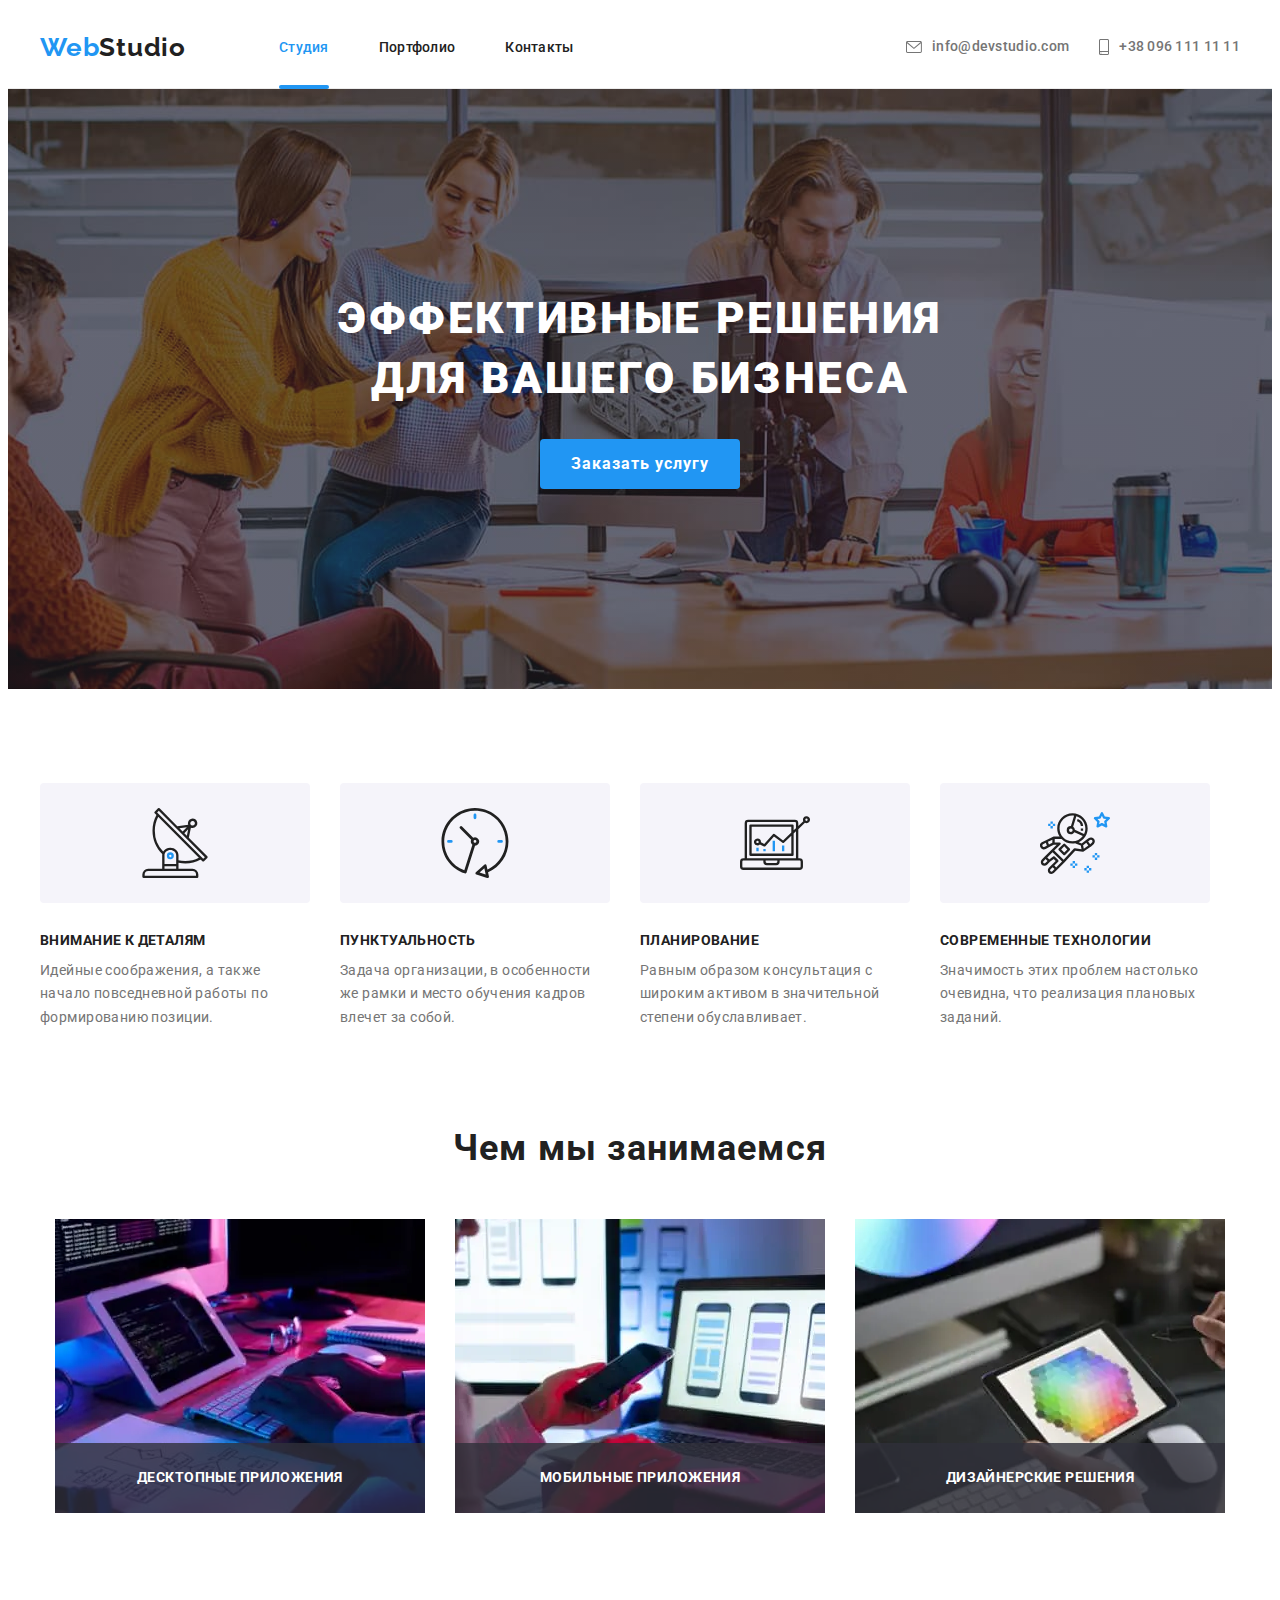
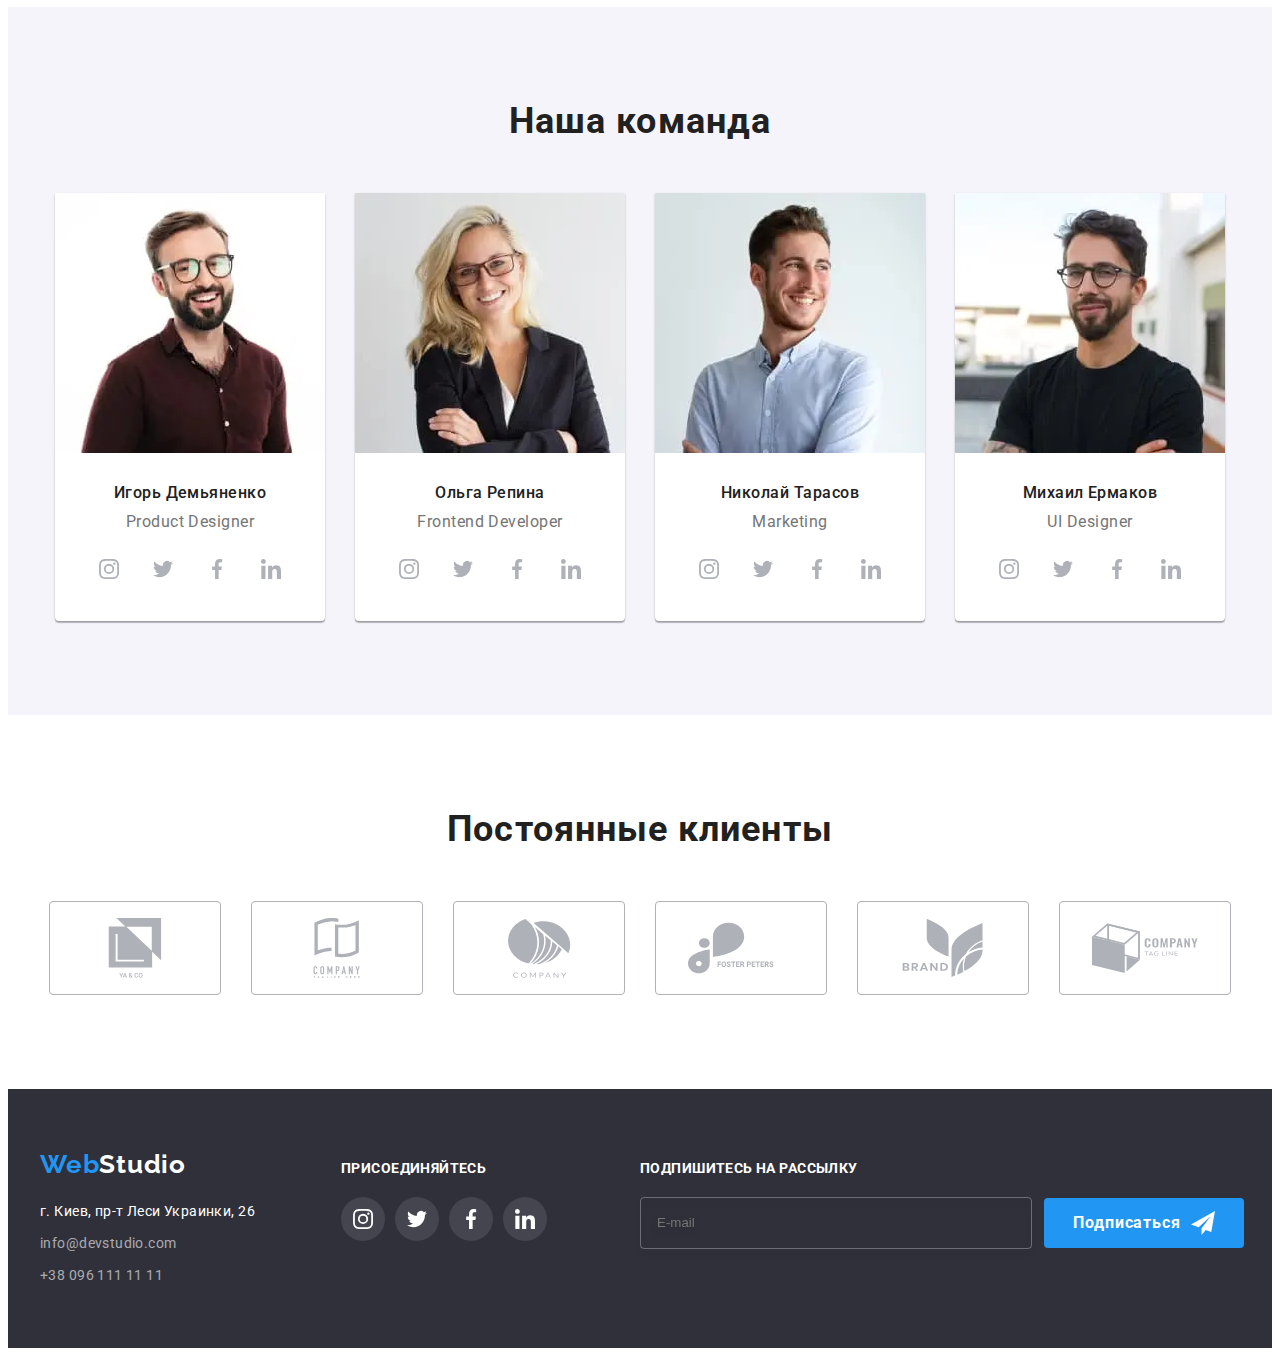
<file: index.html>
<!DOCTYPE html>
<html lang="ru">
  <head>
    <meta charset="UTF-8" />
    <meta http-equiv="X-UA-Compatible" content="IE=edge" />
    <meta name="viewport" content="width=device-width, initial-scale=1.0" />
    <title>Студия</title>
    <link rel="preconnect" href="https://fonts.googleapis.com" />
    <link rel="preconnect" href="https://fonts.gstatic.com" crossorigin />
    <link
      href="https://fonts.googleapis.com/css2?family=Raleway:wght@700&family=Roboto:wght@400;500;700;900&display=swap"
      rel="stylesheet"
    />
    <link
      rel="stylesheet"
      href="https://cdnjs.cloudflare.com/ajax/libs/modern-normalize/1.1.0/modern-normalize.min.css"
      integrity="sha512-wpPYUAdjBVSE4KJnH1VR1HeZfpl1ub8YT/NKx4PuQ5NmX2tKuGu6U/JRp5y+Y8XG2tV+wKQpNHVUX03MfMFn9Q=="
      crossorigin="anonymous"
      referrerpolicy="no-referrer"
    />
    <link rel="stylesheet" href="./css/main.min.css" />
  </head>

  <body data-body>
    <!-- Хедер -->

    <header class="header">
      <div class="header__container container">
        <a class="header__logo logo logo--black" href="./index.html" lang="en"
          ><span class="logo__span">Web</span>Studio</a
        >

        <button class="mobile-menu-button" type="button" data-menu-button>
          <svg class="mobile-menu-button__icon" width="24px" height="16px">
            <use
              class="mobile-menu-button__open"
              href="./images/symbol-defs.svg#icon-header-menu-open"
            ></use>
            <use
              class="mobile-menu-button__close"
              href="./images/symbol-defs.svg#icon-header-menu-close"
            ></use>
          </svg>
        </button>

        <div class="mobile-menu" data-menu>
          <ul class="mobile-menu__navList">
            <li class="mobile-menu__navItem">
              <a class="mobile-menu__navLink mobile-menu__navLink--current" href="./index.html"
                >Студия</a
              >
            </li>
            <li class="mobile-menu__navItem">
              <a class="mobile-menu__navLink" href="./portfolio.html">Портфолио</a>
            </li>
            <li class="mobile-menu__navItem">
              <a class="mobile-menu__navLink" href="">Контакты</a>
            </li>
          </ul>
          <ul class="mobile-menu__contacts">
            <li class="mobile-menu__contactsItem">
              <a
                class="mobile-menu__contactsLink mobile-menu__contactsPhone"
                href="tel:+380961111111"
              >
                +38 096 111 11 11
              </a>
            </li>
            <li class="mobile-menu__contactsItem">
              <a
                class="mobile-menu__contactsLink mobile-menu__contactsMail"
                href="mailto:info@devstudio.com"
              >
                info@devstudio.com
              </a>
            </li>
          </ul>
          <ul class="mobile-menu__socials">
            <li class="mobile-menu__socialsItem">
              <a
                class="mobile-menu__socialsLink"
                href=""
                target="_blank"
                rel="noopener noreferrer"
                lang="en"
                >Instagram</a
              >
            </li>
            <li class="mobile-menu__socialsItem">
              <a
                class="mobile-menu__socialsLink"
                href=""
                target="_blank"
                rel="noopener noreferrer"
                lang="en"
                >Twitter</a
              >
            </li>
            <li class="mobile-menu__socialsItem">
              <a
                class="mobile-menu__socialsLink"
                href=""
                target="_blank"
                rel="noopener noreferrer"
                lang="en"
                >Facebook</a
              >
            </li>
            <li class="mobile-menu__socialsItem">
              <a
                class="mobile-menu__socialsLink"
                href=""
                target="_blank"
                rel="noopener noreferrer"
                lang="en"
                >LinkedIn</a
              >
            </li>
          </ul>
        </div>

        <nav class="nav">
          <ul class="nav__list">
            <li class="nav__item">
              <a class="nav__link nav__link--current" href="./index.html">Студия</a>
            </li>
            <li class="nav__item">
              <a class="nav__link" href="./portfolio.html">Портфолио</a>
            </li>
            <li class="nav__item">
              <a class="nav__link" href="">Контакты</a>
            </li>
          </ul>
        </nav>
        <ul class="header__contacts contacts">
          <li class="contacts__item">
            <a class="contacts__link" href="mailto:info@devstudio.com">
              <svg class="contacts__icon" width="16px" height="12px">
                <use href="./images/symbol-defs.svg#icon-envelope"></use>
              </svg>
              info@devstudio.com
            </a>
          </li>
          <li class="contacts__item">
            <a class="contacts__link" href="tel:+380961111111">
              <svg class="contacts__icon" width="10px" height="16px">
                <use href="./images/symbol-defs.svg#icon-smartphone"></use>
              </svg>
              +38 096 111 11 11
            </a>
          </li>
        </ul>
      </div>
    </header>

    <!-- Осноная часть страницы -->
    <main>
      <!-- Блок герой -->
      <section class="hero">
        <h1 class="hero__tittle">Эффективные решения для вашего бизнеса</h1>
        <button class="hero__button button" type="button" data-modal-open>Заказать услугу</button>
      </section>

      <!-- Блок особенности -->
      <section class="features">
        <ul class="features__container container">
          <li class="features__card">
            <div class="features__logo">
              <svg class="futures__icon" width="70px" height="70px">
                <use href="./images/symbol-defs.svg#icon-antenna"></use>
              </svg>
            </div>
            <h3 class="features__name">Внимание к деталям</h3>
            <p class="features__text">
              Идейные соображения, а также начало повседневной работы по формированию позиции.
            </p>
          </li>
          <li class="features__card">
            <div class="features__logo">
              <svg width="70px" height="70px">
                <use href="./images/symbol-defs.svg#icon-clock"></use>
              </svg>
            </div>
            <h3 class="features__name">Пунктуальность</h3>
            <p class="features__text">
              Задача организации, в особенности же рамки и место обучения кадров влечет за собой.
            </p>
          </li>
          <li class="features__card">
            <div class="features__logo">
              <svg width="70px" height="70px">
                <use href="./images/symbol-defs.svg#icon-diagram"></use>
              </svg>
            </div>
            <h3 class="features__name">Планирование</h3>
            <p class="features__text">
              Равным образом консультация с широким активом в значительной степени обуславливает.
            </p>
          </li>
          <li class="features__card">
            <div class="features__logo">
              <svg width="70px" height="70px">
                <use href="./images/symbol-defs.svg#icon-astronaut"></use>
              </svg>
            </div>
            <h3 class="features__name">Современные технологии</h3>
            <p class="features__text">
              Значимость этих проблем настолько очевидна, что реализация плановых заданий.
            </p>
          </li>
        </ul>
      </section>

      <!-- Блок Чем мы занимаемся-->
      <section class="products">
        <div class="container">
          <h2 class="products__tittle tittle">Чем мы занимаемся</h2>
          <ul class="products__cardSet cardSet">
            <li class="products__item">
              <a class="products__link" href="">
                <picture>
                  <source
                    srcset="
                      ./images/./studio/products/products-1.webp    1x,
                      ./images/./studio/products/products-1@2x.webp 2x
                    "
                    sizes="img/webp"
                  />
                  <source
                    srcset="
                      ./images/./studio/products/products-1.jpg     1x,
                      ./images/./studio/products/products-1@2x.jpeg 2x
                    "
                    sizes="img/jpeg"
                  />

                  <img
                    class="products__img"
                    src="./images/./studio/products/products-1.jpg"
                    alt="Человек набирает текст на клавиатуре"
                    width="370"
                    height="294"
                  />
                </picture>
              </a>
              <div class="products__thumb">
                <p class="products__discription">Десктопные приложения</p>
              </div>
            </li>
            <li class="products__item">
              <a class="products__link" href="">
                <picture>
                  <source
                    srcset="
                      ./images/./studio/products/products-2.webp    1x,
                      ./images/./studio/products/products-2@2x.webp 2x
                    "
                    sizes="img/webp"
                  />
                  <source
                    srcset="
                      ./images/./studio/products/products-2.jpg     1x,
                      ./images/./studio/products/products-2@2x.jpeg 2x
                    "
                    sizes="img/jpeg"
                  />

                  <img
                    class="products__img"
                    src="./images/./studio/products/products-2.jpg"
                    alt="Человек сравнивает свой телефон с изображением на ноутбуке"
                    width="370"
                    height="294"
                  />
                </picture>
              </a>
              <div class="products__thumb">
                <p class="products__discription">Мобильные приложения</p>
              </div>
            </li>
            <li class="products__item">
              <a class="products__link" href="">
                <picture>
                  <source
                    srcset="
                      ./images/./studio/products/products-3.webp    1x,
                      ./images/./studio/products/products-3@2x.webp 2x
                    "
                    sizes="img/webp"
                  />
                  <source
                    srcset="
                      ./images/./studio/products/products-3.jpg     1x,
                      ./images/./studio/products/products-3@2x.jpeg 2x
                    "
                    sizes="img/jpeg"
                  />

                  <img
                    class="products__img"
                    src="./images/./studio/products/products-3.jpg"
                    alt="Человек рисует на планшете"
                    width="370"
                    height="294"
                  />
                </picture>
              </a>
              <div class="products__thumb">
                <p class="products__discription">Дизайнерские решения</p>
              </div>
            </li>
          </ul>
        </div>
      </section>

      <!-- Блок Наша команда -->
      <section class="team">
        <div class="container">
          <h2 class="team__tittle tittle">Наша команда</h2>
          <ul class="team__cardSet cardSet">
            <li class="team__card">
              <picture>
                <source
                  media="(min-width: 1200px)"
                  srcset="
                    ./images/studio/our-team/our-team-1_des.webp    1x,
                    ./images/studio/our-team/our-team-1@2x_des.webp 2x
                  "
                  type="image/webp"
                />
                <source
                  media="(min-width: 1200px)"
                  srcset="
                    ./images/studio/our-team/our-team-1_des.jpeg    1x,
                    ./images/studio/our-team/our-team-1@2x_des.jpeg 2x
                  "
                  type="image/jpeg"
                />
                <source
                  media="(min-width: 768px)"
                  srcset="
                    ./images/studio/our-team/our-team-1_tab.webp    1x,
                    ./images/studio/our-team/our-team-1@2x_tab.webp 2x
                  "
                  type="image/webp"
                />
                <source
                  media="(min-width: 768px)"
                  srcset="
                    ./images/studio/our-team/our-team-1_tab.jpeg    1x,
                    ./images/studio/our-team/our-team-1@2x_tab.jpeg 2x
                  "
                  type="image/jpeg"
                />
                <source
                  media="(max-width: 767px"
                  srcset="
                    ./images/studio/our-team/our-team-1_mob.webp    1x,
                    ./images/studio/our-team/our-team-1@2x_mob.webp 2x
                  "
                  type="image/webp"
                />
                <source
                  media="(max-width: 767px)"
                  srcset="
                    ./images/studio/our-team/our-team-1_mob.jpeg    1x,
                    ./images/studio/our-team/our-team-1@2x_mob.jpeg 2x
                  "
                  type="image/jpeg"
                />
                <img
                  class="team__img"
                  src="./images/studio/our-team/our-team-1_mob.jpeg"
                  alt="Мужчина в очках и бордовой рубашке"
                  sizes="(min-width: 1200px) 270px, (min-width: 768px) 354px, 450px"
                />
              </picture>
              <h3 class="team__name">Игорь Демьяненко</h3>
              <p class="team__position" lang="en">Product Designer</p>
              <ul class="team__socialMedia socialMedia">
                <li class="socialMedia__item">
                  <a
                    class="socialMedia__link socialMedia__link--white"
                    href=""
                    target="_blank"
                    rel="noopener noreferrer"
                    aria-label="inatgram"
                  >
                    <svg class="socialMedia__icon" width="20px" height="20px">
                      <use href="./images/symbol-defs.svg#icon-instagram"></use>
                    </svg>
                  </a>
                </li>
                <li>
                  <a
                    class="socialMedia__link socialMedia__link--white"
                    href=""
                    target="_blank"
                    rel="noopener noreferrer"
                    aria-label="twitter"
                  >
                    <svg class="socialMedia__icon" width="20px" height="20px">
                      <use href="./images/symbol-defs.svg#icon-twitter"></use>
                    </svg>
                  </a>
                </li>
                <li>
                  <a
                    class="socialMedia__link socialMedia__link--white"
                    href=""
                    target="_blank"
                    rel="noopener noreferrer"
                    aria-label="facebook"
                  >
                    <svg class="socialMedia__icon" width="20px" height="20px">
                      <use href="./images/symbol-defs.svg#icon-facebook"></use>
                    </svg>
                  </a>
                </li>
                <li>
                  <a
                    class="socialMedia__link socialMedia__link--white"
                    href=""
                    target="_blank"
                    rel="noopener noreferrer"
                    aria-label="linkedin"
                  >
                    <svg class="socialMedia__icon" width="20px" height="20px">
                      <use href="./images/symbol-defs.svg#icon-linkedin"></use>
                    </svg>
                  </a>
                </li>
              </ul>
            </li>
            <li class="team__card">
              <picture>
                <source
                  media="(min-width: 1200px)"
                  srcset="
                    ./images/studio/our-team/our-team-2_des.webp    1x,
                    ./images/studio/our-team/our-team-2@2x_des.webp 2x
                  "
                  type="image/webp"
                />
                <source
                  media="(min-width: 1200px)"
                  srcset="
                    ./images/studio/our-team/our-team-2_des.jpeg    1x,
                    ./images/studio/our-team/our-team-2@2x_des.jpeg 2x
                  "
                  type="image/jpeg"
                />
                <source
                  media="(min-width: 768px)"
                  srcset="
                    ./images/studio/our-team/our-team-2_tab.webp    1x,
                    ./images/studio/our-team/our-team-2@2x_tab.webp 2x
                  "
                  type="image/webp"
                />
                <source
                  media="(min-width: 768px)"
                  srcset="
                    ./images/studio/our-team/our-team-2_tab.jpeg    1x,
                    ./images/studio/our-team/our-team-2@2x_tab.jpeg 2x
                  "
                  type="image/jpeg"
                />
                <source
                  media="(max-width: 767px"
                  srcset="
                    ./images/studio/our-team/our-team-2_mob.webp    1x,
                    ./images/studio/our-team/our-team-2@2x_mob.webp 2x
                  "
                  type="image/webp"
                />
                <source
                  media="(max-width: 767px)"
                  srcset="
                    ./images/studio/our-team/our-team-2_mob.jpeg    1x,
                    ./images/studio/our-team/our-team-2@2x_mob.jpeg 2x
                  "
                  type="image/jpeg"
                />
                <img
                  class="team__img"
                  src="./images/./studio/our-team/our-team-2_mob.jpeg"
                  alt="Девушка в очках и черном пиджаке"
                  sizes="(min-width: 1200px) 270px, (min-width: 768px) 354px, 450px"
                />
              </picture>
              <h3 class="team__name">Ольга Репина</h3>
              <p class="team__position" lang="en">Frontend Developer</p>
              <ul class="team__socialMedia socialMedia">
                <li>
                  <a
                    class="socialMedia__link socialMedia__link--white"
                    href=""
                    target="_blank"
                    rel="noopener noreferrer"
                    aria-label="inatgram"
                  >
                    <svg class="socialMedia__icon" width="20px" height="20px">
                      <use href="./images/symbol-defs.svg#icon-instagram"></use>
                    </svg>
                  </a>
                </li>
                <li>
                  <a
                    class="socialMedia__link socialMedia__link--white"
                    href=""
                    target="_blank"
                    rel="noopener noreferrer"
                    aria-label="twitter"
                  >
                    <svg class="socialMedia__icon" width="20px" height="20px">
                      <use href="./images/symbol-defs.svg#icon-twitter"></use>
                    </svg>
                  </a>
                </li>
                <li>
                  <a
                    class="socialMedia__link socialMedia__link--white"
                    href=""
                    target="_blank"
                    rel="noopener noreferrer"
                    aria-label="facebook"
                  >
                    <svg class="socialMedia__icon" width="20px" height="20px">
                      <use href="./images/symbol-defs.svg#icon-facebook"></use>
                    </svg>
                  </a>
                </li>
                <li>
                  <a
                    class="socialMedia__link socialMedia__link--white"
                    href=""
                    target="_blank"
                    rel="noopener noreferrer"
                    aria-label="linkedin"
                  >
                    <svg class="socialMedia__icon" width="20px" height="20px">
                      <use href="./images/symbol-defs.svg#icon-linkedin"></use>
                    </svg>
                  </a>
                </li>
              </ul>
            </li>
            <li class="team__card">
              <picture>
                <source
                  media="(min-width: 1200px)"
                  srcset="
                    ./images/studio/our-team/our-team-3_des.webp    1x,
                    ./images/studio/our-team/our-team-3@2x_des.webp 2x
                  "
                  type="image/webp"
                />
                <source
                  media="(min-width: 1200px)"
                  srcset="
                    ./images/studio/our-team/our-team-3_des.jpeg    1x,
                    ./images/studio/our-team/our-team-3@2x_des.jpeg 2x
                  "
                  type="image/jpeg"
                />
                <source
                  media="(min-width: 768px)"
                  srcset="
                    ./images/studio/our-team/our-team-3_tab.webp    1x,
                    ./images/studio/our-team/our-team-3@2x_tab.webp 2x
                  "
                  type="image/webp"
                />
                <source
                  media="(min-width: 768px)"
                  srcset="
                    ./images/studio/our-team/our-team-3_tab.jpeg    1x,
                    ./images/studio/our-team/our-team-3@2x_tab.jpeg 2x
                  "
                  type="image/jpeg"
                />
                <source
                  media="(max-width: 767px"
                  srcset="
                    ./images/studio/our-team/our-team-3_mob.webp    1x,
                    ./images/studio/our-team/our-team-3@2x_mob.webp 2x
                  "
                  type="image/webp"
                />
                <source
                  media="(max-width: 767px)"
                  srcset="
                    ./images/studio/our-team/our-team-3_mob.jpeg    1x,
                    ./images/studio/our-team/our-team-3@2x_mob.jpeg 2x
                  "
                  type="image/jpeg"
                />
                <img
                  class="team__img"
                  src="./images/./studio/our-team/our-team-3_mob.jpeg"
                  alt="Мужчина в голубой рубашке"
                  sizes="(min-width: 1200px) 270px, (min-width: 768px) 354px, 450px"
                />
              </picture>
              <h3 class="team__name">Николай Тарасов</h3>
              <p class="team__position" lang="en">Marketing</p>
              <ul class="team__socialMedia socialMedia">
                <li>
                  <a
                    class="socialMedia__link socialMedia__link--white"
                    href=""
                    target="_blank"
                    rel="noopener noreferrer"
                    aria-label="inatgram"
                  >
                    <svg class="socialMedia__icon" width="20px" height="20px">
                      <use href="./images/symbol-defs.svg#icon-instagram"></use>
                    </svg>
                  </a>
                </li>
                <li>
                  <a
                    class="socialMedia__link socialMedia__link--white"
                    href=""
                    target="_blank"
                    rel="noopener noreferrer"
                    aria-label="twitter"
                  >
                    <svg class="socialMedia__icon" width="20px" height="20px">
                      <use href="./images/symbol-defs.svg#icon-twitter"></use>
                    </svg>
                  </a>
                </li>
                <li>
                  <a
                    class="socialMedia__link socialMedia__link--white"
                    href=""
                    target="_blank"
                    rel="noopener noreferrer"
                    aria-label="facebook"
                  >
                    <svg class="socialMedia__icon" width="20px" height="20px">
                      <use href="./images/symbol-defs.svg#icon-facebook"></use>
                    </svg>
                  </a>
                </li>
                <li>
                  <a
                    class="socialMedia__link socialMedia__link--white"
                    href=""
                    target="_blank"
                    rel="noopener noreferrer"
                    aria-label="linkedin"
                  >
                    <svg class="socialMedia__icon" width="20px" height="20px">
                      <use href="./images/symbol-defs.svg#icon-linkedin"></use>
                    </svg>
                  </a>
                </li>
              </ul>
            </li>
            <li class="team__card">
              <picture>
                <source
                  media="(min-width: 1200px)"
                  srcset="
                    ./images/studio/our-team/our-team-4_des.webp    1x,
                    ./images/studio/our-team/our-team-4@2x_des.webp 2x
                  "
                  type="image/webp"
                />
                <source
                  media="(min-width: 1200px)"
                  srcset="
                    ./images/studio/our-team/our-team-4_des.jpeg    1x,
                    ./images/studio/our-team/our-team-4@2x_des.jpeg 2x
                  "
                  type="image/jpeg"
                />
                <source
                  media="(min-width: 768px)"
                  srcset="
                    ./images/studio/our-team/our-team-4_tab.webp    1x,
                    ./images/studio/our-team/our-team-4@2x_tab.webp 2x
                  "
                  type="image/webp"
                />
                <source
                  media="(min-width: 768px)"
                  srcset="
                    ./images/studio/our-team/our-team-4_tab.jpeg    1x,
                    ./images/studio/our-team/our-team-4@2x_tab.jpeg 2x
                  "
                  type="image/jpeg"
                />
                <source
                  media="(max-width: 767px"
                  srcset="
                    ./images/studio/our-team/our-team-4_mob.webp    1x,
                    ./images/studio/our-team/our-team-4@2x_mob.webp 2x
                  "
                  type="image/webp"
                />
                <source
                  media="(max-width: 767px)"
                  srcset="
                    ./images/studio/our-team/our-team-4_mob.jpeg    1x,
                    ./images/studio/our-team/our-team-4@2x_mob.jpeg 2x
                  "
                  type="image/jpeg"
                />
                <img
                  class="team__img"
                  src="./images/./studio/our-team/our-team-4_mob.jpeg"
                  alt="Мужчина в очках и чёрной футболке"
                  sizes="(min-width: 1200px) 270px, (min-width: 768px) 354px, 450px"
                />
              </picture>
              <h3 class="team__name">Михаил Ермаков</h3>
              <p class="team__position" lang="en">UI Designer</p>
              <ul class="team__socialMedia socialMedia">
                <li>
                  <a
                    class="socialMedia__link socialMedia__link--white"
                    href=""
                    target="_blank"
                    rel="noopener noreferrer"
                    aria-label="inatgram"
                  >
                    <svg class="socialMedia__icon" width="20px" height="20px">
                      <use href="./images/symbol-defs.svg#icon-instagram"></use>
                    </svg>
                  </a>
                </li>
                <li>
                  <a
                    class="socialMedia__link socialMedia__link--white"
                    href=""
                    target="_blank"
                    rel="noopener noreferrer"
                    aria-label="twitter"
                  >
                    <svg class="socialMedia__icon" width="20px" height="20px">
                      <use href="./images/symbol-defs.svg#icon-twitter"></use>
                    </svg>
                  </a>
                </li>
                <li>
                  <a
                    class="socialMedia__link socialMedia__link--white"
                    href=""
                    target="_blank"
                    rel="noopener noreferrer"
                    aria-label="facebook"
                  >
                    <svg class="socialMedia__icon" width="20px" height="20px">
                      <use href="./images/symbol-defs.svg#icon-facebook"></use>
                    </svg>
                  </a>
                </li>
                <li>
                  <a
                    class="socialMedia__link socialMedia__link--white"
                    href=""
                    target="_blank"
                    rel="noopener noreferrer"
                    aria-label="linkedin"
                  >
                    <svg class="socialMedia__icon" width="20px" height="20px">
                      <use href="./images/symbol-defs.svg#icon-linkedin"></use>
                    </svg>
                  </a>
                </li>
              </ul>
            </li>
          </ul>
        </div>
      </section>

      <!--Блок Клиенты -->
      <section class="clients">
        <div class="container">
          <h2 class="clients__tittle tittle">Постоянные клиенты</h2>
          <ul class="clients__cardSet cardSet">
            <li class="clients__item">
              <a
                class="clients__link"
                href=""
                target="_blank"
                rel="noopener noreferrer"
                aria-label="Ya & go company"
              >
                <svg class="clients__icon" width="106px" height="60px">
                  <use href="./images/symbol-defs.svg#icon-client-1"></use>
                </svg>
              </a>
            </li>
            <li>
              <a
                class="clients__link"
                href=""
                target="_blank"
                rel="noopener noreferrer"
                aria-label="Taoline here company"
              >
                <svg class="clients__icon" width="106px" height="60px">
                  <use href="./images/symbol-defs.svg#icon-client-2"></use>
                </svg>
              </a>
            </li>
            <li>
              <a
                class="clients__link"
                href=""
                target="_blank"
                rel="noopener noreferrer"
                aria-label="Company"
              >
                <svg class="clients__icon" width="106px" height="60px">
                  <use href="./images/symbol-defs.svg#icon-client-3"></use>
                </svg>
              </a>
            </li>
            <li>
              <a
                class="clients__link"
                href=""
                target="_blank"
                rel="noopener noreferrer"
                aria-label="Foster Peters company"
              >
                <svg class="clients__icon" width="106px" height="60px">
                  <use href="./images/symbol-defs.svg#icon-client-4"></use>
                </svg>
              </a>
            </li>
            <li>
              <a
                class="clients__link"
                href=""
                target="_blank"
                rel="noopener noreferrer"
                aria-label="Brand"
              >
                <svg class="clients__icon" width="106px" height="60px">
                  <use href="./images/symbol-defs.svg#icon-client-5"></use>
                </svg>
              </a>
            </li>
            <li>
              <a
                class="clients__link"
                href=""
                target="_blank"
                rel="noopener noreferrer"
                aria-label="Tag line company"
              >
                <svg class="clients__icon" width="106px" height="60px">
                  <use href="./images/symbol-defs.svg#icon-client-6"></use>
                </svg>
              </a>
            </li>
          </ul>
        </div>
      </section>
    </main>

    <!-- Футер -->
    <footer class="footer">
      <div class="footer__container container">
        <div class="footer__main">
          <a class="footer__logo logo logo--white" href="./index.html" lang="en"
            ><span class="logo__span">Web</span>Studio</a
          >
          <address class="footer__address">г. Киев, пр-т Леси Украинки, 26</address>
          <ul class="footer__list">
            <li class="footer__item">
              <a class="footer__contact" href="mailto:info@devstudio.com">info@devstudio.com</a>
            </li>
            <li class="footer__item">
              <a class="footer__contact" href="tel:+380961111111">+38 096 111 11 11</a>
            </li>
          </ul>
        </div>
        <div class="footer__connect connect">
          <strong class="connect__tittle">присоединяйтесь</strong>
          <ul class="connect__socialMedia socialMedia">
            <li class="socialMedia__item">
              <a
                class="socialMedia__link socialMedia__link--dark"
                href=""
                target="_blank"
                rel="noopener noreferrer"
                aria-label="inatgram"
              >
                <svg class="socialMedia__icon" width="20px" height="20px">
                  <use href="./images/symbol-defs.svg#icon-instagram"></use>
                </svg>
              </a>
            </li>
            <li class="socialMedia__item">
              <a
                class="socialMedia__link socialMedia__link--dark"
                href=""
                target="_blank"
                rel="noopener noreferrer"
                aria-label="twitter"
              >
                <svg class="socialMedia__icon" width="20px" height="20px">
                  <use href="./images/symbol-defs.svg#icon-twitter"></use>
                </svg>
              </a>
            </li>
            <li class="socialMedia__item">
              <a
                class="socialMedia__link socialMedia__link--dark"
                href=""
                target="_blank"
                rel="noopener noreferrer"
                aria-label="facebook"
              >
                <svg class="socialMedia__icon" width="20px" height="20px">
                  <use href="./images/symbol-defs.svg#icon-facebook"></use>
                </svg>
              </a>
            </li>
            <li class="socialMedia__item">
              <a
                class="socialMedia__link socialMedia__link--dark"
                href=""
                target="_blank"
                rel="noopener noreferrer"
                aria-label="linkedin"
              >
                <svg class="socialMedia__icon" width="20px" height="20px">
                  <use href="./images/symbol-defs.svg#icon-linkedin"></use>
                </svg>
              </a>
            </li>
          </ul>
        </div>
        <div class="subscribe">
          <strong class="subscribe__tittle">Подпишитесь на рассылку</strong>
          <form class="subscribe__form" name="subscribe">
            <label class="subscribe__label">
              <input
                class="subscribe__field"
                type="email"
                name="email"
                placeholder="E-mail"
                autocomplete="on"
              />
            </label>
            <button class="subscribe__button button" type="submit">
              <span class="subscribe__text">Подписаться</span>
              <svg class="subscribe__icon" width="24" height="24">
                <use href="./images/symbol-defs.svg#icon-send"></use>
              </svg>
            </button>
          </form>
        </div>
      </div>
    </footer>

    <!-- Модальное окно -->

    <div class="backdrop backdrop--is-hidden" data-modal>
      <div class="backdrop__modal modal">
        <button class="modal__buttonClose" data-modal-close>
          <svg class="modal__icon" width="18px" height="18px">
            <use href="./images/symbol-defs.svg#icon-close"></use>
          </svg>
        </button>

        <strong class="modal__tittle">Оставьте свои данные, мы вам перезвоним</strong>
        <form class="modal__form form">
          <label class="form__label">
            <span class="form__name">Имя</span>
            <input class="form__field" type="text" name="user-name" />
            <svg class="form__icon" width="18" height="18">
              <use href="./images/symbol-defs.svg#icon-user-name"></use>
            </svg>
          </label>
          <label class="form__label">
            <span class="form__name">Телефон</span>
            <input class="form__field" type="tel" name="user-tel" />
            <svg class="form__icon" width="18" height="18">
              <use href="./images/symbol-defs.svg#icon-user-tel"></use>
            </svg>
          </label>
          <label class="form__label">
            <span class="form__name">Почта</span>
            <input class="form__field" type="email" name="user-email" />
            <svg class="form__icon" width="18" height="18">
              <use href="./images/symbol-defs.svg#icon-user-email"></use>
            </svg>
          </label>
          <label class="form__label">
            <span class="form__name">Комментарий</span>
            <textarea class="form__textarea" name="comments" placeholder="Введите текст"></textarea>
          </label>
          <label class="form__checkbox checkbox">
            <input class="checkbox__field" type="checkbox" name="terms-agreement" required />
            <span class="checkbox__custom">
              <svg class="checkbox__icon" width="11" height="11">
                <use href="./images/symbol-defs.svg#icon-checkbox"></use>
              </svg>
            </span>
            <span class="checkbox__name"
              >Соглашаюсь с рассылкой и принимаю
              <a class="checkbox__terms" href="">Условия договора</a>
            </span>
          </label>
          <button class="button button__submit" type="submit">Отправить</button>
        </form>
      </div>
    </div>

    <script src="./js/modal.js"></script>
    <script src="./js/mobile-menu.js"></script>
  </body>
</html>
</file>
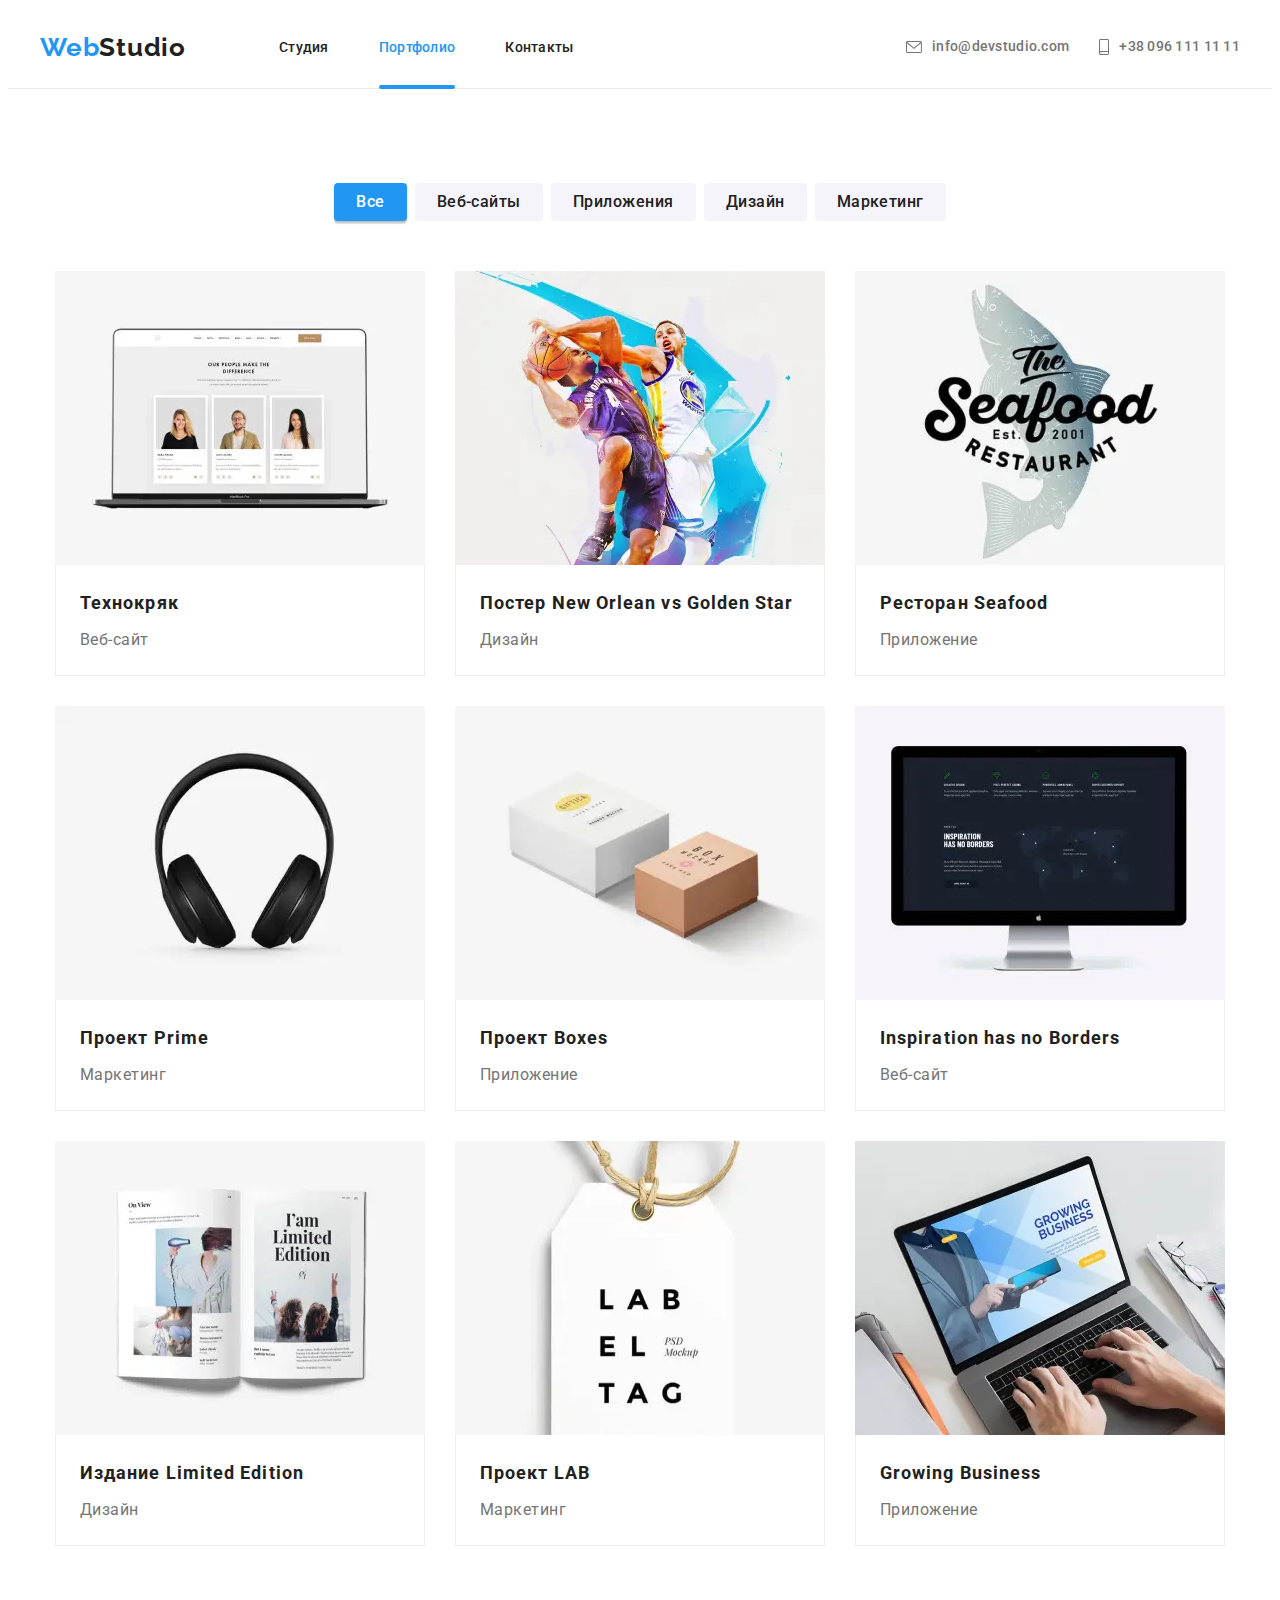
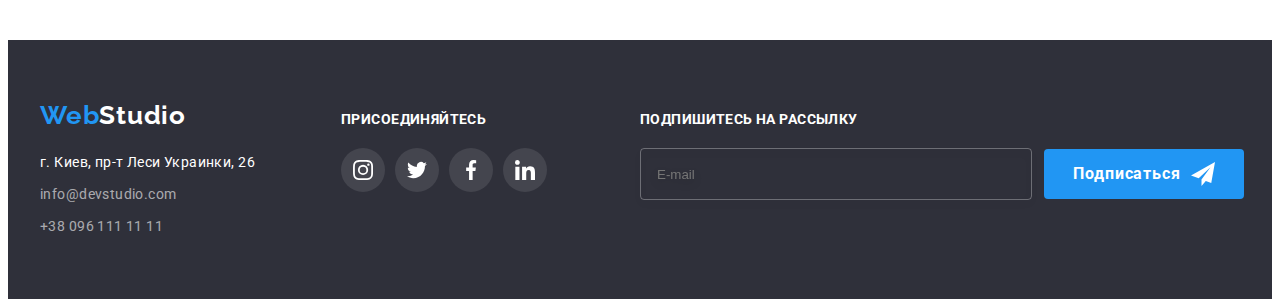
<file: portfolio.html>
<!DOCTYPE html>
<html lang="ru">
  <head>
    <meta charset="UTF-8" />
    <meta http-equiv="X-UA-Compatible" content="IE=edge" />
    <meta name="viewport" content="width=device-width, initial-scale=1.0" />
    <title>Портофило</title>
    <link rel="preconnect" href="https://fonts.googleapis.com" />
    <link rel="preconnect" href="https://fonts.gstatic.com" crossorigin />
    <link
      href="https://fonts.googleapis.com/css2?family=Raleway:wght@700&family=Roboto:wght@400;500;700&display=swap"
      rel="stylesheet"
    />
    <link
      rel="stylesheet"
      href="https://cdnjs.cloudflare.com/ajax/libs/modern-normalize/1.1.0/modern-normalize.min.css"
      integrity="sha512-wpPYUAdjBVSE4KJnH1VR1HeZfpl1ub8YT/NKx4PuQ5NmX2tKuGu6U/JRp5y+Y8XG2tV+wKQpNHVUX03MfMFn9Q=="
      crossorigin="anonymous"
      referrerpolicy="no-referrer"
    />
    <link rel="stylesheet" href="./css/main.min.css" />
  </head>
  <body data-body>
    <!-- Хедер -->
    <header class="header">
      <div class="header__container container">
        <a class="header__logo logo logo--black" href="./index.html" lang="en"
          ><span class="logo__span">Web</span>Studio</a
        >

        <button class="mobile-menu-button" type="button" data-menu-button>
          <svg class="mobile-menu-button__icon" width="24px" height="16px">
            <use
              class="mobile-menu-button__open"
              href="./images/symbol-defs.svg#icon-header-menu-open"
            ></use>
            <use
              class="mobile-menu-button__close"
              href="./images/symbol-defs.svg#icon-header-menu-close"
            ></use>
          </svg>
        </button>

        <div class="mobile-menu" data-menu>
          <ul class="mobile-menu__navList">
            <li class="mobile-menu__navItem">
              <a class="mobile-menu__navLink" href="./index.html">Студия</a>
            </li>
            <li class="mobile-menu__navItem">
              <a class="mobile-menu__navLink mobile-menu__navLink--current" href="./portfolio.html"
                >Портфолио</a
              >
            </li>
            <li class="mobile-menu__navItem">
              <a class="mobile-menu__navLink" href="">Контакты</a>
            </li>
          </ul>
          <ul class="mobile-menu__contacts">
            <li class="mobile-menu__contactsItem">
              <a
                class="mobile-menu__contactsLink mobile-menu__contactsPhone"
                href="tel:+380961111111"
              >
                +38 096 111 11 11
              </a>
            </li>
            <li class="mobile-menu__contactsItem">
              <a
                class="mobile-menu__contactsLink mobile-menu__contactsMail"
                href="mailto:info@devstudio.com"
              >
                info@devstudio.com
              </a>
            </li>
          </ul>
          <ul class="mobile-menu__socials">
            <li class="mobile-menu__socialsItem">
              <a
                class="mobile-menu__socialsLink"
                href=""
                target="_blank"
                rel="noopener noreferrer"
                lang="en"
                >Instagram</a
              >
            </li>
            <li class="mobile-menu__socialsItem">
              <a
                class="mobile-menu__socialsLink"
                href=""
                target="_blank"
                rel="noopener noreferrer"
                lang="en"
                >Twitter</a
              >
            </li>
            <li class="mobile-menu__socialsItem">
              <a
                class="mobile-menu__socialsLink"
                href=""
                target="_blank"
                rel="noopener noreferrer"
                lang="en"
                >Facebook</a
              >
            </li>
            <li class="mobile-menu__socialsItem">
              <a
                class="mobile-menu__socialsLink"
                href=""
                target="_blank"
                rel="noopener noreferrer"
                lang="en"
                >LinkedIn</a
              >
            </li>
          </ul>
        </div>

        <nav class="nav">
          <ul class="nav__list">
            <li class="nav__item">
              <a class="nav__link" href="./index.html">Студия</a>
            </li>
            <li class="nav__item">
              <a class="nav__link nav__link--current" href="./portfolio.html">Портфолио</a>
            </li>
            <li class="nav__item">
              <a class="nav__link" href="">Контакты</a>
            </li>
          </ul>
        </nav>
        <ul class="header__contacts contacts">
          <li class="contacts__item">
            <a class="contacts__link" href="mailto:info@devstudio.com">
              <svg class="contacts__icon" width="16px" height="12px">
                <use href="./images/symbol-defs.svg#icon-envelope"></use>
              </svg>
              info@devstudio.com
            </a>
          </li>
          <li class="contacts__item">
            <a class="contacts__link" href="tel:+380961111111">
              <svg class="contacts__icon" width="10px" height="16px">
                <use href="./images/symbol-defs.svg#icon-smartphone"></use>
              </svg>
              +38 096 111 11 11
            </a>
          </li>
        </ul>
      </div>
    </header>

    <!-- Основная часть страницы -->
    <main>
      <!-- Блок Портфолио -->
      <section class="portfolio">
        <div class="container">
          <ul class="portfolio__menu menu">
            <li class="menu__item">
              <button class="menu__button menu__button--current" type="button">Все</button>
            </li>
            <li class="menu__item">
              <button class="menu__button" type="button">Веб-сайты</button>
            </li>
            <li class="menu__item">
              <button class="menu__button" type="button">Приложения</button>
            </li>
            <li class="menu__item">
              <button class="menu__button" type="button">Дизайн</button>
            </li>
            <li class="menu__item">
              <button class="menu__button" type="button">Маркетинг</button>
            </li>
          </ul>

          <ul class="portfolio__cardSet cardSet">
            <li class="portfolio__card card">
              <div class="card__imgWrapper">
                <picture>
                  <source
                    media="(min-width: 1200px)"
                    srcset="
                      ./images/portfolio/portfolio-1_des.webp    1x,
                      ./images/portfolio/portfolio-1_des@2x.webp 2x
                    "
                    type="image/webp"
                  />
                  <source
                    media="(min-width: 1200px)"
                    srcset="
                      ./images/portfolio/portfolio-1_des.jpeg    1x,
                      ./images/portfolio/portfolio-1_des@2x.jpeg 2x
                    "
                    type="image/jpeg"
                  />
                  <source
                    media="(min-width: 768px)"
                    srcset="
                      ./images/portfolio/portfolio-1_tab.webp    1x,
                      ./images/portfolio/portfolio-1_tab@2x.webp 2x
                    "
                    type="image/webp"
                  />
                  <source
                    media="(min-width: 768px)"
                    srcset="
                      ./images/portfolio/portfolio-1_tab.jpeg    1x,
                      ./images/portfolio/portfolio-1_tab@2x.jpeg 2x
                    "
                    type="image/jpeg"
                  />
                  <source
                    media="(max-width: 767px"
                    srcset="
                      ./images/portfolio/portfolio-1_mob.webp    1x,
                      ./images/portfolio/portfolio-1_mob@2x.webp 2x
                    "
                    type="image/webp"
                  />
                  <source
                    media="(max-width: 767px)"
                    srcset="
                      ./images/portfolio/portfolio-1_mob.jpeg    1x,
                      ./images/portfolio/portfolio-1_mob@2x.jpeg 2x
                    "
                    type="image/jpeg"
                  />
                  <img
                    class="card__img"
                    src="./images/portfolio/portfolio-1_mob.jpeg"
                    alt="рабочий экран ноутбука"
                    sizes="(min-width: 1200px) 370px, (min-width: 768px) 354px, 450px"
                  />
                </picture>
                <div class="card__overlay overlay">
                  <p class="overlay__text">
                    Ресурс предлагает комплексные предложения с разным уровнем функционала и
                    сервисов. Все это позволит посетителю получить исчерпывающие сведения <br />
                    о компании или частном лице.
                  </p>
                </div>
              </div>
              <div class="card__discription card__discription--difSize">
                <h2 class="card__tittle">Технокряк</h2>
                <p class="card__text">Веб-сайт</p>
              </div>
            </li>
            <li class="portfolio__card card">
              <div class="card__imgWrapper">
                <picture>
                  <source
                    media="(min-width: 1200px)"
                    srcset="
                      ./images/portfolio/portfolio-2_des.webp    1x,
                      ./images/portfolio/portfolio-2_des@2x.webp 2x
                    "
                    type="image/webp"
                  />
                  <source
                    media="(min-width: 1200px)"
                    srcset="
                      ./images/portfolio/portfolio-2_des.jpeg    1x,
                      ./images/portfolio/portfolio-2_des@2x.jpeg 2x
                    "
                    type="image/jpeg"
                  />
                  <source
                    media="(min-width: 768px)"
                    srcset="
                      ./images/portfolio/portfolio-2_tab.webp    1x,
                      ./images/portfolio/portfolio-2_tab@2x.webp 2x
                    "
                    type="image/webp"
                  />
                  <source
                    media="(min-width: 768px)"
                    srcset="
                      ./images/portfolio/portfolio-2_tab.jpeg    1x,
                      ./images/portfolio/portfolio-2_tab@2x.jpeg 2x
                    "
                    type="image/jpeg"
                  />
                  <source
                    media="(max-width: 767px"
                    srcset="
                      ./images/portfolio/portfolio-2_mob.webp    1x,
                      ./images/portfolio/portfolio-2_mob@2x.webp 2x
                    "
                    type="image/webp"
                  />
                  <source
                    media="(max-width: 767px)"
                    srcset="
                      ./images/portfolio/portfolio-2_mob.jpeg    1x,
                      ./images/portfolio/portfolio-2_mob@2x.jpeg 2x
                    "
                    type="image/jpeg"
                  />
                  <img
                    class="card__img"
                    src="./images/portfolio/portfolio-2_mob.jpeg"
                    alt="двое мужчин играют в баскетбол"
                    sizes="(min-width: 1200px) 370px, (min-width: 768px) 354px, 450px"
                  />
                </picture>
                <div class="card__overlay overlay">
                  <p class="overlay__text">
                    Ресурс предлагает комплексные предложения с разным уровнем функционала и
                    сервисов. Все это позволит посетителю получить исчерпывающие сведения <br />
                    о компании или частном лице.
                  </p>
                </div>
              </div>
              <div class="card__discription">
                <h2 class="card__tittle">
                  Постер <span lang="en">New Orlean vs Golden Star</span>
                </h2>
                <p class="card__text">Дизайн</p>
              </div>
            </li>

            <li class="portfolio__card card">
              <div class="card__imgWrapper">
                <picture>
                  <source
                    media="(min-width: 1200px)"
                    srcset="
                      ./images/portfolio/portfolio-3_des.webp    1x,
                      ./images/portfolio/portfolio-3_des@2x.webp 2x
                    "
                    type="image/webp"
                  />
                  <source
                    media="(min-width: 1200px)"
                    srcset="
                      ./images/portfolio/portfolio-3_des.jpeg    1x,
                      ./images/portfolio/portfolio-3_des@2x.jpeg 2x
                    "
                    type="image/jpeg"
                  />
                  <source
                    media="(min-width: 768px)"
                    srcset="
                      ./images/portfolio/portfolio-3_tab.webp    1x,
                      ./images/portfolio/portfolio-3_tab@2x.webp 2x
                    "
                    type="image/webp"
                  />
                  <source
                    media="(min-width: 768px)"
                    srcset="
                      ./images/portfolio/portfolio-3_tab.jpeg    1x,
                      ./images/portfolio/portfolio-3_tab@2x.jpeg 2x
                    "
                    type="image/jpeg"
                  />
                  <source
                    media="(max-width: 767px"
                    srcset="
                      ./images/portfolio/portfolio-3_mob.webp    1x,
                      ./images/portfolio/portfolio-3_mob@2x.webp 2x
                    "
                    type="image/webp"
                  />
                  <source
                    media="(max-width: 767px)"
                    srcset="
                      ./images/portfolio/portfolio-3_mob.jpeg    1x,
                      ./images/portfolio/portfolio-3_mob@2x.jpeg 2x
                    "
                    type="image/jpeg"
                  />
                  <img
                    class="card__img"
                    src="./images/portfolio/portfolio-3_mob.jpeg"
                    alt="название ресторана на фоне рыбы"
                    sizes="(min-width: 1200px) 370px, (min-width: 768px) 354px, 450px"
                  />
                </picture>
                <div class="card__overlay overlay">
                  <p class="overlay__text">
                    Ресурс предлагает комплексные предложения с разным уровнем функционала и
                    сервисов. Все это позволит посетителю получить исчерпывающие сведения <br />
                    о компании или частном лице.
                  </p>
                </div>
              </div>
              <div class="card__discription">
                <h2 class="card__tittle">Ресторан <span lang="en">Seafood</span></h2>
                <p class="card__text">Приложение</p>
              </div>
            </li>
            <li class="portfolio__card card">
              <div class="card__imgWrapper">
                <picture>
                  <source
                    media="(min-width: 1200px)"
                    srcset="
                      ./images/portfolio/portfolio-4_des.webp    1x,
                      ./images/portfolio/portfolio-4_des@2x.webp 2x
                    "
                    type="image/webp"
                  />
                  <source
                    media="(min-width: 1200px)"
                    srcset="
                      ./images/portfolio/portfolio-4_des.jpeg    1x,
                      ./images/portfolio/portfolio-4_des@2x.jpeg 2x
                    "
                    type="image/jpeg"
                  />
                  <source
                    media="(min-width: 768px)"
                    srcset="
                      ./images/portfolio/portfolio-4_tab.webp    1x,
                      ./images/portfolio/portfolio-4_tab@2x.webp 2x
                    "
                    type="image/webp"
                  />
                  <source
                    media="(min-width: 768px)"
                    srcset="
                      ./images/portfolio/portfolio-4_tab.jpeg    1x,
                      ./images/portfolio/portfolio-4_tab@2x.jpeg 2x
                    "
                    type="image/jpeg"
                  />
                  <source
                    media="(max-width: 767px"
                    srcset="
                      ./images/portfolio/portfolio-4_mob.webp    1x,
                      ./images/portfolio/portfolio-4_mob@2x.webp 2x
                    "
                    type="image/webp"
                  />
                  <source
                    media="(max-width: 767px)"
                    srcset="
                      ./images/portfolio/portfolio-4_mob.jpeg    1x,
                      ./images/portfolio/portfolio-4_mob@2x.jpeg 2x
                    "
                    type="image/jpeg"
                  />
                  <img
                    class="card__img"
                    src="./images/portfolio/portfolio-4_mob.jpeg"
                    alt="наушники"
                    sizes="(min-width: 1200px) 370px, (min-width: 768px) 354px, 450px"
                  />
                </picture>
                <div class="card__overlay overlay">
                  <p class="overlay__text">
                    Ресурс предлагает комплексные предложения с разным уровнем функционала и
                    сервисов. Все это позволит посетителю получить исчерпывающие сведения <br />
                    о компании или частном лице.
                  </p>
                </div>
              </div>
              <div class="card__discription">
                <h2 class="card__tittle">Проект <span lang="en">Prime</span></h2>
                <p class="card__text">Маркетинг</p>
              </div>
            </li>
            <li class="portfolio__card card">
              <div class="card__imgWrapper">
                <picture>
                  <source
                    media="(min-width: 1200px)"
                    srcset="
                      ./images/portfolio/portfolio-5_des.webp    1x,
                      ./images/portfolio/portfolio-5_des@2x.webp 2x
                    "
                    type="image/webp"
                  />
                  <source
                    media="(min-width: 1200px)"
                    srcset="
                      ./images/portfolio/portfolio-5_des.jpeg    1x,
                      ./images/portfolio/portfolio-5_des@2x.jpeg 2x
                    "
                    type="image/jpeg"
                  />
                  <source
                    media="(min-width: 768px)"
                    srcset="
                      ./images/portfolio/portfolio-5_tab.webp    1x,
                      ./images/portfolio/portfolio-5_tab@2x.webp 2x
                    "
                    type="image/webp"
                  />
                  <source
                    media="(min-width: 768px)"
                    srcset="
                      ./images/portfolio/portfolio-5_tab.jpeg    1x,
                      ./images/portfolio/portfolio-5_tab@2x.jpeg 2x
                    "
                    type="image/jpeg"
                  />
                  <source
                    media="(max-width: 767px"
                    srcset="
                      ./images/portfolio/portfolio-5_mob.webp    1x,
                      ./images/portfolio/portfolio-5_mob@2x.webp 2x
                    "
                    type="image/webp"
                  />
                  <source
                    media="(max-width: 767px)"
                    srcset="
                      ./images/portfolio/portfolio-5_mob.jpeg    1x,
                      ./images/portfolio/portfolio-5_mob@2x.jpeg 2x
                    "
                    type="image/jpeg"
                  />
                  <img
                    class="card__img"
                    src="./images/portfolio/portfolio-5_mob.jpeg"
                    alt="две коробки"
                    sizes="(min-width: 1200px) 370px, (min-width: 768px) 354px, 450px"
                  />
                </picture>
                <div class="card__overlay overlay">
                  <p class="overlay__text">
                    Ресурс предлагает комплексные предложения с разным уровнем функционала и
                    сервисов. Все это позволит посетителю получить исчерпывающие сведения <br />
                    о компании или частном лице.
                  </p>
                </div>
              </div>
              <div class="card__discription">
                <h2 class="card__tittle">Проект <span lang="en">Boxes</span></h2>
                <p class="card__text">Приложение</p>
              </div>
            </li>
            <li class="portfolio__card card">
              <div class="card__imgWrapper">
                <picture>
                  <source
                    media="(min-width: 1200px)"
                    srcset="
                      ./images/portfolio/portfolio-6_des.webp    1x,
                      ./images/portfolio/portfolio-6_des@2x.webp 2x
                    "
                    type="image/webp"
                  />
                  <source
                    media="(min-width: 1200px)"
                    srcset="
                      ./images/portfolio/portfolio-6_des.jpeg    1x,
                      ./images/portfolio/portfolio-6_des@2x.jpeg 2x
                    "
                    type="image/jpeg"
                  />
                  <source
                    media="(min-width: 768px)"
                    srcset="
                      ./images/portfolio/portfolio-6_tab.webp    1x,
                      ./images/portfolio/portfolio-6_tab@2x.webp 2x
                    "
                    type="image/webp"
                  />
                  <source
                    media="(min-width: 768px)"
                    srcset="
                      ./images/portfolio/portfolio-6_tab.jpeg    1x,
                      ./images/portfolio/portfolio-6_tab@2x.jpeg 2x
                    "
                    type="image/jpeg"
                  />
                  <source
                    media="(max-width: 767px"
                    srcset="
                      ./images/portfolio/portfolio-6_mob.webp    1x,
                      ./images/portfolio/portfolio-6_mob@2x.webp 2x
                    "
                    type="image/webp"
                  />
                  <source
                    media="(max-width: 767px)"
                    srcset="
                      ./images/portfolio/portfolio-6_mob.jpeg    1x,
                      ./images/portfolio/portfolio-6_mob@2x.jpeg 2x
                    "
                    type="image/jpeg"
                  />
                  <img
                    class="card__img"
                    src="./images/portfolio/portfolio-6_mob.jpeg"
                    alt="монитор"
                    sizes="(min-width: 1200px) 370px, (min-width: 768px) 354px, 450px"
                  />
                </picture>
                <div class="card__overlay overlay">
                  <p class="overlay__text">
                    Ресурс предлагает комплексные предложения с разным уровнем функционала и
                    сервисов. Все это позволит посетителю получить исчерпывающие сведения <br />
                    о компании или частном лице.
                  </p>
                </div>
              </div>
              <div class="card__discription">
                <h2 class="card__tittle" lang="en">Inspiration has no Borders</h2>
                <p class="card__text">Веб-сайт</p>
              </div>
            </li>
            <li class="portfolio__card card">
              <div class="card__imgWrapper">
                <picture>
                  <source
                    media="(min-width: 1200px)"
                    srcset="
                      ./images/portfolio/portfolio-7_des.webp    1x,
                      ./images/portfolio/portfolio-7_des@2x.webp 2x
                    "
                    type="image/webp"
                  />
                  <source
                    media="(min-width: 1200px)"
                    srcset="
                      ./images/portfolio/portfolio-7_des.jpeg    1x,
                      ./images/portfolio/portfolio-7_des@2x.jpeg 2x
                    "
                    type="image/jpeg"
                  />
                  <source
                    media="(min-width: 768px)"
                    srcset="
                      ./images/portfolio/portfolio-7_tab.webp    1x,
                      ./images/portfolio/portfolio-7_tab@2x.webp 2x
                    "
                    type="image/webp"
                  />
                  <source
                    media="(min-width: 768px)"
                    srcset="
                      ./images/portfolio/portfolio-7_tab.jpeg    1x,
                      ./images/portfolio/portfolio-7_tab@2x.jpeg 2x
                    "
                    type="image/jpeg"
                  />
                  <source
                    media="(max-width: 767px"
                    srcset="
                      ./images/portfolio/portfolio-7_mob.webp    1x,
                      ./images/portfolio/portfolio-7_mob@2x.webp 2x
                    "
                    type="image/webp"
                  />
                  <source
                    media="(max-width: 767px)"
                    srcset="
                      ./images/portfolio/portfolio-7_mob.jpeg    1x,
                      ./images/portfolio/portfolio-7_mob@2x.jpeg 2x
                    "
                    type="image/jpeg"
                  />
                  <img
                    class="card__img"
                    src="./images/portfolio/portfolio-7_mob.jpeg"
                    alt="открытая книга"
                    sizes="(min-width: 1200px) 370px, (min-width: 768px) 354px, 450px"
                  />
                </picture>
                <div class="card__overlay overlay">
                  <p class="overlay__text">
                    Ресурс предлагает комплексные предложения с разным уровнем функционала и
                    сервисов. Все это позволит посетителю получить исчерпывающие сведения <br />
                    о компании или частном лице.
                  </p>
                </div>
              </div>
              <div class="card__discription">
                <h2 class="card__tittle">Издание <span lang="en">Limited Edition</span></h2>
                <p class="card__text">Дизайн</p>
              </div>
            </li>
            <li class="portfolio__card card">
              <div class="card__imgWrapper">
                <picture>
                  <source
                    media="(min-width: 1200px)"
                    srcset="
                      ./images/portfolio/portfolio-8_des.webp    1x,
                      ./images/portfolio/portfolio-8_des@2x.webp 2x
                    "
                    type="image/webp"
                  />
                  <source
                    media="(min-width: 1200px)"
                    srcset="
                      ./images/portfolio/portfolio-8_des.jpeg    1x,
                      ./images/portfolio/portfolio-8_des@2x.jpeg 2x
                    "
                    type="image/jpeg"
                  />
                  <source
                    media="(min-width: 768px)"
                    srcset="
                      ./images/portfolio/portfolio-8_tab.webp    1x,
                      ./images/portfolio/portfolio-8_tab@2x.webp 2x
                    "
                    type="image/webp"
                  />
                  <source
                    media="(min-width: 768px)"
                    srcset="
                      ./images/portfolio/portfolio-8_tab.jpeg    1x,
                      ./images/portfolio/portfolio-8_tab@2x.jpeg 2x
                    "
                    type="image/jpeg"
                  />
                  <source
                    media="(max-width: 767px"
                    srcset="
                      ./images/portfolio/portfolio-8_mob.webp    1x,
                      ./images/portfolio/portfolio-8_mob@2x.webp 2x
                    "
                    type="image/webp"
                  />
                  <source
                    media="(max-width: 767px)"
                    srcset="
                      ./images/portfolio/portfolio-8_mob.jpeg    1x,
                      ./images/portfolio/portfolio-8_mob@2x.jpeg 2x
                    "
                    type="image/jpeg"
                  />
                  <img
                    class="card__img"
                    src="./images/portfolio/portfolio-8_mob.jpeg"
                    alt="лейба"
                    sizes="(min-width: 1200px) 370px, (min-width: 768px) 354px, 450px"
                  />
                </picture>
                <div class="card__overlay overlay">
                  <p class="overlay__text">
                    Ресурс предлагает комплексные предложения с разным уровнем функционала и
                    сервисов. Все это позволит посетителю получить исчерпывающие сведения <br />
                    о компании или частном лице.
                  </p>
                </div>
              </div>
              <div class="card__discription">
                <h2 class="card__tittle">Проект <span lang="en">LAB</span></h2>
                <p class="card__text">Маркетинг</p>
              </div>
            </li>
            <li class="portfolio__card card">
              <div class="card__imgWrapper">
                <picture>
                  <source
                    media="(min-width: 1200px)"
                    srcset="
                      ./images/portfolio/portfolio-9_des.webp    1x,
                      ./images/portfolio/portfolio-9_des@2x.webp 2x
                    "
                    type="image/webp"
                  />
                  <source
                    media="(min-width: 1200px)"
                    srcset="
                      ./images/portfolio/portfolio-9_des.jpeg    1x,
                      ./images/portfolio/portfolio-9_des@2x.jpeg 2x
                    "
                    type="image/jpeg"
                  />
                  <source
                    media="(min-width: 768px)"
                    srcset="
                      ./images/portfolio/portfolio-9_tab.webp    1x,
                      ./images/portfolio/portfolio-9_tab@2x.webp 2x
                    "
                    type="image/webp"
                  />
                  <source
                    media="(min-width: 768px)"
                    srcset="
                      ./images/portfolio/portfolio-9_tab.jpeg    1x,
                      ./images/portfolio/portfolio-9_tab@2x.jpeg 2x
                    "
                    type="image/jpeg"
                  />
                  <source
                    media="(max-width: 767px"
                    srcset="
                      ./images/portfolio/portfolio-9_mob.webp    1x,
                      ./images/portfolio/portfolio-9_mob@2x.webp 2x
                    "
                    type="image/webp"
                  />
                  <source
                    media="(max-width: 767px)"
                    srcset="
                      ./images/portfolio/portfolio-9_mob.jpeg    1x,
                      ./images/portfolio/portfolio-9_mob@2x.jpeg 2x
                    "
                    type="image/jpeg"
                  />
                  <img
                    class="card__img"
                    src="./images/portfolio/portfolio-9_mob.jpeg"
                    alt="человек печатает на ноутбуке"
                    sizes="(min-width: 1200px) 370px, (min-width: 768px) 354px, 450px"
                  />
                </picture>
                <div class="card__overlay overlay">
                  <p class="overlay__text">
                    Ресурс предлагает комплексные предложения с разным уровнем функционала и
                    сервисов. Все это позволит посетителю получить исчерпывающие сведения <br />
                    о компании или частном лице.
                  </p>
                </div>
              </div>
              <div class="card__discription">
                <h2 class="card__tittle" lang="en">Growing Business</h2>
                <p class="card__text">Приложение</p>
              </div>
            </li>
          </ul>
        </div>
      </section>
    </main>

    <!-- Футер -->
    <footer class="footer">
      <div class="footer__container container">
        <div class="footer__main">
          <a class="footer__logo logo logo--white" href="./index.html" lang="en"
            ><span class="logo__span">Web</span>Studio</a
          >
          <address class="footer__address">г. Киев, пр-т Леси Украинки, 26</address>
          <ul class="footer__list">
            <li class="footer__item">
              <a class="footer__contact" href="mailto:info@devstudio.com">info@devstudio.com</a>
            </li>
            <li class="footer__item">
              <a class="footer__contact" href="tel:+380961111111">+38 096 111 11 11</a>
            </li>
          </ul>
        </div>
        <div class="footer__connect connect">
          <strong class="connect__tittle">присоединяйтесь</strong>
          <ul class="connect__socialMedia socialMedia">
            <li class="socialMedia__item">
              <a
                class="socialMedia__link socialMedia__link--dark"
                href=""
                target="_blank"
                rel="noopener noreferrer"
                aria-label="inatgram"
              >
                <svg class="socialMedia__icon" width="20px" height="20px">
                  <use href="./images/symbol-defs.svg#icon-instagram"></use>
                </svg>
              </a>
            </li>
            <li class="socialMedia__item">
              <a
                class="socialMedia__link socialMedia__link--dark"
                href=""
                target="_blank"
                rel="noopener noreferrer"
                aria-label="twitter"
              >
                <svg class="socialMedia__icon" width="20px" height="20px">
                  <use href="./images/symbol-defs.svg#icon-twitter"></use>
                </svg>
              </a>
            </li>
            <li class="socialMedia__item">
              <a
                class="socialMedia__link socialMedia__link--dark"
                href=""
                target="_blank"
                rel="noopener noreferrer"
                aria-label="facebook"
              >
                <svg class="socialMedia__icon" width="20px" height="20px">
                  <use href="./images/symbol-defs.svg#icon-facebook"></use>
                </svg>
              </a>
            </li>
            <li class="socialMedia__item">
              <a
                class="socialMedia__link socialMedia__link--dark"
                href=""
                target="_blank"
                rel="noopener noreferrer"
                aria-label="linkedin"
              >
                <svg class="socialMedia__icon" width="20px" height="20px">
                  <use href="./images/symbol-defs.svg#icon-linkedin"></use>
                </svg>
              </a>
            </li>
          </ul>
        </div>
        <div class="subscribe">
          <strong class="subscribe__tittle">Подпишитесь на рассылку</strong>
          <form class="subscribe__form" name="subscribe">
            <label class="subscribe__label">
              <input
                class="subscribe__field"
                type="email"
                name="email"
                placeholder="E-mail"
                autocomplete="on"
              />
            </label>
            <button class="subscribe__button button" type="submit">
              <span class="subscribe__text">Подписаться</span>
              <svg class="subscribe__icon" width="24" height="24">
                <use href="./images/symbol-defs.svg#icon-send"></use>
              </svg>
            </button>
          </form>
        </div>
      </div>
    </footer>

    <script src="./js/mobile-menu.js"></script>
  </body>
</html>
</file>
<file: css/main.min.css>
:root{--main-color: #212121;--text-color: #757575;--additional-color: #ffffff;--hoover-color: #2196f3;--hoover-color-main-button: #188ce8;--border-coloor: #ececec;--icon-color: #afb1b8;--main-background-color: #ffffff;--footer-background-color: #2f303a;--additional-background-color: #f5f4fa;--hero-background-color: #c4c4c4}body{font-family:roboto,sans-serif;font-style:normal;font-weight:700;color:var(--main-color);background-color:var(--main-background-color)}body.no-scroll{overflow:hidden}h1,h2,h3,p,ul,a,span,button{padding:0;margin:0;list-style-type:none}img{display:block;max-width:100%;height:auto}.container{width:100%;padding:0 15px;margin-left:auto;margin-right:auto}@media screen and (min-width: 480px){.container{max-width:480px}}@media screen and (min-width: 768px){.container{max-width:768px}}@media screen and (min-width: 1200px){.container{max-width:1200px}}.logo{font-family:Raleway;font-size:26px;line-height:1.19;letter-spacing:.03em;text-decoration:none}.logo__span{color:var(--hoover-color)}.logo--black{color:var(--main-color)}.logo--white{color:var(--additional-color)}.button{display:-webkit-box;display:-ms-flexbox;display:flex;-webkit-box-align:center;-ms-flex-align:center;align-items:center;-webkit-box-pack:center;-ms-flex-pack:center;justify-content:center;width:200px;height:50px;font-family:roboto,sans-serif;font-style:normal;font-weight:700;font-size:16px;line-height:1.88;letter-spacing:.06em;color:var(--additional-color);background-color:var(--hoover-color);border:0;border-radius:4px;cursor:pointer;-webkit-transition:background-color 250ms cubic-bezier(0.4, 0, 0.2, 1);transition:background-color 250ms cubic-bezier(0.4, 0, 0.2, 1)}.button:hover,.button:focus{background-color:var(--hoover-color-main-button)}.tittle{font-size:28px;line-height:1.17;letter-spacing:.03em;text-align:center}@media screen and (min-width: 1200px){.tittle{font-size:36px;line-height:1.16}}@media screen and (min-width: 768px){.cardSet{display:-webkit-box;display:-ms-flexbox;display:flex;-webkit-box-pack:center;-ms-flex-pack:center;justify-content:center;-ms-flex-wrap:wrap;flex-wrap:wrap;gap:30px}}.socialMedia{display:-webkit-box;display:-ms-flexbox;display:flex;-webkit-box-align:center;-ms-flex-align:center;align-items:center;-webkit-box-pack:center;-ms-flex-pack:center;justify-content:center;gap:10px}.socialMedia__link{display:-webkit-box;display:-ms-flexbox;display:flex;-webkit-box-align:center;-ms-flex-align:center;align-items:center;-webkit-box-pack:center;-ms-flex-pack:center;justify-content:center;width:44px;height:44px;border-radius:50%;outline:rgba(0,0,0,0);outline:rgba(0,0,0,0);cursor:pointer;-webkit-transition:color 250ms cubic-bezier(0.4, 0, 0.2, 1),background-color 250ms cubic-bezier(0.4, 0, 0.2, 1);transition:color 250ms cubic-bezier(0.4, 0, 0.2, 1),background-color 250ms cubic-bezier(0.4, 0, 0.2, 1)}.socialMedia__icon{fill:currentColor}.socialMedia__link--white{color:var(--icon-color);background-color:var(--main-background-color)}.socialMedia__link--dark{color:var(--additional-color);background-color:rgba(255,255,255,.1)}.socialMedia__link:hover,.socialMedia__link:focus{color:var(--additional-color);background-color:var(--hoover-color)}.mobile-menu-button{margin-left:auto;width:40px;height:40px;display:-webkit-box;display:-ms-flexbox;display:flex;-webkit-box-align:center;-ms-flex-align:center;align-items:center;-webkit-box-pack:center;-ms-flex-pack:center;justify-content:center;z-index:20;color:var(--main-color);background-color:rgba(0,0,0,0);border:none;-webkit-transition:color 250ms cubic-bezier(0.4, 0, 0.2, 1);transition:color 250ms cubic-bezier(0.4, 0, 0.2, 1)}@media screen and (min-width: 768px){.mobile-menu-button{display:none}}.mobile-menu-button:hover{color:var(--hoover-color)}.mobile-menu-button__icon,.mobile-menu-button__focus{fill:currentColor}.mobile-menu-button.is-open .mobile-menu-button__open{opacity:0}.mobile-menu-button__close{opacity:0}.mobile-menu-button.is-open .mobile-menu-button__close{opacity:1}.mobile-menu{position:fixed;display:-webkit-box;display:-ms-flexbox;display:flex;-webkit-box-orient:vertical;-webkit-box-direction:normal;-ms-flex-direction:column;flex-direction:column;top:0;left:0;-webkit-transform:translateX(100%);transform:translateX(100%);width:100%;height:100%;padding:48px 40px;background-color:var(--main-background-color);z-index:10;-webkit-transition:-webkit-transform 250ms cubic-bezier(0.4, 0, 0.2, 1);transition:-webkit-transform 250ms cubic-bezier(0.4, 0, 0.2, 1);transition:transform 250ms cubic-bezier(0.4, 0, 0.2, 1);transition:transform 250ms cubic-bezier(0.4, 0, 0.2, 1), -webkit-transform 250ms cubic-bezier(0.4, 0, 0.2, 1)}.mobile-menu__navLink,.mobile-menu__contactsLink,.mobile-menu__socialsLink{color:currentColor;text-decoration:none}.mobile-menu__navList{margin-bottom:auto}.mobile-menu__navItem{font-weight:500;font-size:40px;line-height:1.75;letter-spacing:.02em}.mobile-menu__navItem:not(:last-child){margin-bottom:14px}.mobile-menu__navLink--current{color:var(--hoover-color)}.mobile-menu__contacts{margin-bottom:64px}.mobile-menu__contactsPhone{display:inline-block;margin-bottom:32px;font-weight:500;font-size:34px;line-height:1.17;letter-spacing:.02em;color:var(--hoover-color)}.mobile-menu__contactsMail{font-weight:500;font-size:24px;line-height:1.16;letter-spacing:.02em;color:var(--text-color)}.mobile-menu__socials{display:-webkit-box;display:-ms-flexbox;display:flex;-webkit-box-align:center;-ms-flex-align:center;align-items:center;-ms-flex-wrap:wrap;flex-wrap:wrap;gap:10px}.mobile-menu__socialsItem{padding-right:10px;font-weight:500;font-size:18px;line-height:1.22;letter-spacing:.02em;color:var(--hoover-color)}.mobile-menu__socialsItem:not(:last-child){border-right:1px solid rgba(33,33,33,.2)}.mobile-menu.is-open{-webkit-transform:translateX(0);transform:translateX(0)}.header{padding-top:16px;padding-bottom:16px;border-bottom:1px solid #ececec}@media screen and (min-width: 768px){.header{padding-top:21px;padding-bottom:21px}}@media screen and (min-width: 1200px){.header{padding-top:24px;padding-bottom:25px}}.header__container{display:-webkit-box;display:-ms-flexbox;display:flex;-webkit-box-align:center;-ms-flex-align:center;align-items:center}@media screen and (min-width: 768px){.header__logo{margin-right:88px}}@media screen and (min-width: 1200px){.header__logo{margin-right:93px}}@media screen and (max-width: 767px){.nav{display:none}}.nav__list{display:-webkit-box;display:-ms-flexbox;display:flex;-webkit-box-align:center;-ms-flex-align:center;align-items:center;gap:50px;font-weight:500;font-size:14px}.nav__item{display:block;position:relative}.nav__link{padding:20px 0;line-height:1.14;letter-spacing:.02em;text-decoration:none;color:var(--main-color);-webkit-transition:color 250ms cubic-bezier(0.4, 0, 0.2, 1);transition:color 250ms cubic-bezier(0.4, 0, 0.2, 1)}.nav__link:hover,.nav__link:focus{color:var(--hoover-color)}.nav__link--current{padding-bottom:33px;color:var(--hoover-color)}.nav__link--current::after{content:"";display:block;width:100%;height:4px;background:var(--hoover-color);border-radius:2px;position:absolute;bottom:-33px}.header__contacts{margin-left:auto}@media screen and (max-width: 767px){.header__contacts{display:none}}@media screen and (min-width: 1200px){.header__contacts{display:-webkit-box;display:-ms-flexbox;display:flex;-webkit-box-align:center;-ms-flex-align:center;align-items:center;gap:30px}}@media screen and (min-width: 768px)and (max-width: 1199px){.contacts__item:nth-child(1){margin-bottom:10px}}.contacts__link{display:-webkit-box;display:-ms-flexbox;display:flex;-webkit-box-align:center;-ms-flex-align:center;align-items:center;font-weight:500;font-size:12px;line-height:1.16;letter-spacing:.02em;text-decoration:none;color:var(--text-color);-webkit-transition:color 250ms cubic-bezier(0.4, 0, 0.2, 1);transition:color 250ms cubic-bezier(0.4, 0, 0.2, 1)}@media screen and (min-width: 1200px){.contacts__link{font-size:14px;line-height:1.14}}.contacts__link:hover,.contacts__link:focus{color:var(--hoover-color)}.contacts__icon{margin-right:8px;fill:currentColor}@media screen and (min-width: 1200px){.contacts__icon{margin-right:10px}}.hero{padding:118px 0;text-align:center;background-position:center;background-repeat:no-repeat;background-size:cover;background-color:var(--hero-background-color);background-image:-webkit-gradient(linear, left top, left bottom, from(rgba(47, 48, 58, 0.4)), to(rgba(47, 48, 58, 0.4))),url(../images/studio/hero/hero_mob.jpeg);background-image:linear-gradient(rgba(47, 48, 58, 0.4), rgba(47, 48, 58, 0.4)),url(../images/studio/hero/hero_mob.jpeg)}@media(min-device-pixel-ratio: 2),(-webkit-min-device-pixel-ratio: 2),(min-resolution: 192dpi),(min-resolution: 2dppx){.hero{background-image:-webkit-gradient(linear, left top, left bottom, from(rgba(47, 48, 58, 0.4)), to(rgba(47, 48, 58, 0.4))),url(../images/studio/hero/hero@2x_mob.jpeg);background-image:linear-gradient(rgba(47, 48, 58, 0.4), rgba(47, 48, 58, 0.4)),url(../images/studio/hero/hero@2x_mob.jpeg)}}@media screen and (min-width: 768px){.hero{background-image:-webkit-gradient(linear, left top, left bottom, from(rgba(47, 48, 58, 0.4)), to(rgba(47, 48, 58, 0.4))),url(../images/studio/hero/hero_tab.jpeg);background-image:linear-gradient(rgba(47, 48, 58, 0.4), rgba(47, 48, 58, 0.4)),url(../images/studio/hero/hero_tab.jpeg)}}@media screen and (min-width: 768px)and (min-device-pixel-ratio: 2),screen and (min-width: 768px)and (-webkit-min-device-pixel-ratio: 2),screen and (min-width: 768px)and (min-resolution: 192dpi),screen and (min-width: 768px)and (min-resolution: 2dppx){.hero{background-image:-webkit-gradient(linear, left top, left bottom, from(rgba(47, 48, 58, 0.4)), to(rgba(47, 48, 58, 0.4))),url(../images/studio/hero/hero@2x_tab.jpeg);background-image:linear-gradient(rgba(47, 48, 58, 0.4), rgba(47, 48, 58, 0.4)),url(../images/studio/hero/hero@2x_tab.jpeg)}}@media screen and (min-width: 1200px){.hero{padding:200px 0;background-image:-webkit-gradient(linear, left top, left bottom, from(rgba(47, 48, 58, 0.4)), to(rgba(47, 48, 58, 0.4))),url(../images/studio/hero/hero_des.jpeg);background-image:linear-gradient(rgba(47, 48, 58, 0.4), rgba(47, 48, 58, 0.4)),url(../images/studio/hero/hero_des.jpeg)}}@media screen and (min-width: 1200px)and (min-device-pixel-ratio: 2),screen and (min-width: 1200px)and (-webkit-min-device-pixel-ratio: 2),screen and (min-width: 1200px)and (min-resolution: 192dpi),screen and (min-width: 1200px)and (min-resolution: 2dppx){.hero{background-image:-webkit-gradient(linear, left top, left bottom, from(rgba(47, 48, 58, 0.4)), to(rgba(47, 48, 58, 0.4))),url(../images/studio/hero/hero@2x_des.jpeg);background-image:linear-gradient(rgba(47, 48, 58, 0.4), rgba(47, 48, 58, 0.4)),url(../images/studio/hero/hero@2x_des.jpeg)}}.hero__tittle{margin:auto;margin-bottom:30px;width:360px;font-weight:900;font-size:26px;line-height:1.62;letter-spacing:.06em;text-transform:uppercase;color:var(--additional-color)}@media screen and (min-width: 1200px){.hero__tittle{width:696px;font-size:44px;line-height:1.36}}.hero__button{margin:auto}.features{padding:60px 0}@media screen and (min-width: 1200px){.features{padding:94px 0}}@media screen and (min-width: 768px){.features__container{display:-webkit-box;display:-ms-flexbox;display:flex;gap:30px;-ms-flex-wrap:wrap;flex-wrap:wrap}}.features__card{width:100%;min-height:226px}@media screen and (min-width: 768px){.features__card{width:354px;min-height:251px}}@media screen and (min-width: 1200px){.features__card{width:270px}}@media screen and (max-width: 767px){.features__card:not(:last-child){margin-bottom:30px}}.features__logo{display:-webkit-box;display:-ms-flexbox;display:flex;-webkit-box-align:center;-ms-flex-align:center;align-items:center;-webkit-box-pack:center;-ms-flex-pack:center;justify-content:center;width:100%;height:120px;margin-bottom:30px;border-radius:4px;background-color:var(--additional-background-color)}.features__name{margin-bottom:10px;font-size:14px;line-height:1.14;letter-spacing:.03em;text-transform:uppercase}@media screen and (max-width: 767px){.features__name{text-align:center}}.features__text{font-weight:400;font-size:14px;line-height:1.71;letter-spacing:.03em;color:var(--text-color)}.products{padding-bottom:94px}.products__tittle{margin-bottom:50px}.products__cardSet{position:relative}.products__thumb{display:-webkit-box;display:-ms-flexbox;display:flex;-webkit-box-align:center;-ms-flex-align:center;align-items:center;-webkit-box-pack:center;-ms-flex-pack:center;justify-content:center;width:370px;height:70px;background:rgba(47,48,58,.8);position:absolute;bottom:0}.products__discription{font-size:14px;line-height:1.14;text-align:center;letter-spacing:.03em;text-transform:uppercase;color:var(--additional-color)}@media screen and (max-width: 1199px){.products{display:none}}.team{padding:60px 0;background-color:var(--additional-background-color)}@media screen and (min-width: 1200px){.team{padding:94px 0}}.team__tittle{margin-bottom:30px}@media screen and (min-width: 1200px){.team__tittle{margin-bottom:50px}}.team__card{padding-bottom:24px;background:var(--main-background-color);-webkit-box-shadow:0px 1px 3px rgba(0,0,0,.12),0px 1px 1px rgba(0,0,0,.14),0px 2px 1px rgba(0,0,0,.2);box-shadow:0px 1px 3px rgba(0,0,0,.12),0px 1px 1px rgba(0,0,0,.14),0px 2px 1px rgba(0,0,0,.2);border-radius:0px 0px 4px 4px}@media screen and (min-width: 1200px){.team__card{padding-bottom:30px}}@media screen and (max-width: 767px){.team__card:not(:last-child){margin-bottom:30px}}.team__img{margin-bottom:30px}.team__name{margin-bottom:10px;font-weight:500;font-size:16px;line-height:1.19;letter-spacing:.03em;text-align:center}.team__position{margin-bottom:16px;font-weight:400;font-size:16px;line-height:1.19;letter-spacing:.03em;color:var(--text-color);text-align:center}.clients{padding:60px 0}@media screen and (min-width: 1200px){.clients{padding:94px 0}}.clients__cardSet{display:-webkit-box;display:-ms-flexbox;display:flex;-webkit-box-align:center;-ms-flex-align:center;align-items:center;-webkit-box-pack:center;-ms-flex-pack:center;justify-content:center;-ms-flex-wrap:wrap;flex-wrap:wrap;gap:30px}.clients__tittle{margin-bottom:30px}@media screen and (min-width: 1200px){.clients__tittle{margin-bottom:50px}}.clients__icon{fill:currentColor}.clients__link{display:-webkit-box;display:-ms-flexbox;display:flex;-webkit-box-align:center;-ms-flex-align:center;align-items:center;-webkit-box-pack:center;-ms-flex-pack:center;justify-content:center;width:210px;height:92px;border:1px solid var(--icon-color);border-radius:4px;color:var(--icon-color);cursor:pointer;-webkit-transition:color 250ms cubic-bezier(0.4, 0, 0.2, 1),border 250ms cubic-bezier(0.4, 0, 0.2, 1);transition:color 250ms cubic-bezier(0.4, 0, 0.2, 1),border 250ms cubic-bezier(0.4, 0, 0.2, 1)}.clients__link:hover,.clients__link:focus{color:var(--hoover-color);border:1px solid var(--hoover-color)}@media screen and (min-width: 768px){.clients__link{width:226px}}@media screen and (min-width: 1200px){.clients__link{width:170px}}.portfolio{padding:60px 0}@media screen and (min-width: 1200px){.portfolio{padding:94px 0}}.portfolio__menu{display:-webkit-box;display:-ms-flexbox;display:flex;-webkit-box-align:center;-ms-flex-align:center;align-items:center;-webkit-box-pack:start;-ms-flex-pack:start;justify-content:flex-start;-ms-flex-wrap:wrap;flex-wrap:wrap;gap:8px;margin-bottom:40px}@media screen and (min-width: 768px){.portfolio__menu{-webkit-box-pack:center;-ms-flex-pack:center;justify-content:center;-ms-flex-wrap:nowrap;flex-wrap:nowrap;margin-bottom:30px}}@media screen and (min-width: 1200px){.portfolio__menu{margin-bottom:50px}}.menu__button{padding:6px 22px;font-family:roboto,sans-serif;font-style:normal;font-weight:500;font-size:16px;line-height:1.62;letter-spacing:.03em;color:var(--main-color);background-color:var(--additional-background-color);border:0 solid rgba(0,0,0,0);border-radius:4px;cursor:pointer;-webkit-transition:color 250ms cubic-bezier(0.4, 0, 0.2, 1),background-color 250ms cubic-bezier(0.4, 0, 0.2, 1),-webkit-box-shadow 250ms cubic-bezier(0.4, 0, 0.2, 1);transition:color 250ms cubic-bezier(0.4, 0, 0.2, 1),background-color 250ms cubic-bezier(0.4, 0, 0.2, 1),-webkit-box-shadow 250ms cubic-bezier(0.4, 0, 0.2, 1);transition:color 250ms cubic-bezier(0.4, 0, 0.2, 1),background-color 250ms cubic-bezier(0.4, 0, 0.2, 1),box-shadow 250ms cubic-bezier(0.4, 0, 0.2, 1);transition:color 250ms cubic-bezier(0.4, 0, 0.2, 1),background-color 250ms cubic-bezier(0.4, 0, 0.2, 1),box-shadow 250ms cubic-bezier(0.4, 0, 0.2, 1),-webkit-box-shadow 250ms cubic-bezier(0.4, 0, 0.2, 1)}.menu__button--current,.menu__button:hover,.menu__button:focus{color:var(--additional-color);background-color:var(--hoover-color);-webkit-box-shadow:0px 3px 1px rgba(0,0,0,.1),0px 1px 2px rgba(0,0,0,.08),0px 2px 2px rgba(0,0,0,.12);box-shadow:0px 3px 1px rgba(0,0,0,.1),0px 1px 2px rgba(0,0,0,.08),0px 2px 2px rgba(0,0,0,.12)}.portfolio__cardSet{-ms-flex-wrap:wrap;flex-wrap:wrap}@media screen and (max-width: 767px){.portfolio__card:not(:last-child){margin-bottom:30px}}.card{background:var(--main-background-color);cursor:pointer;-webkit-transition:-webkit-box-shadow 250ms cubic-bezier(0.4, 0, 0.2, 1);transition:-webkit-box-shadow 250ms cubic-bezier(0.4, 0, 0.2, 1);transition:box-shadow 250ms cubic-bezier(0.4, 0, 0.2, 1);transition:box-shadow 250ms cubic-bezier(0.4, 0, 0.2, 1), -webkit-box-shadow 250ms cubic-bezier(0.4, 0, 0.2, 1);position:relative}@media screen and (min-width: 768px)and (max-width: 1199px){.card:last-child{margin-right:auto}}.card__imgWrapper{position:relative;overflow:hidden}.card__discription{padding:20px 24px;border:1px solid #eee;border-top:none}@media screen and (min-width: 768px)and (max-width: 1199px){.card__discription{max-width:354px}}@media screen and (min-width: 768px)and (max-width: 1199px){.card__discription--difSize{padding-bottom:56px}}.card__tittle{margin-bottom:4px;font-size:18px;line-height:2;letter-spacing:.06em}.card__text{font-weight:400;font-size:16px;line-height:1.88;letter-spacing:.03em;color:var(--text-color)}.card:hover,.card:focus{-webkit-box-shadow:0px 1px 1px rgba(0,0,0,.12),0px 4px 4px rgba(0,0,0,.06),1px 4px 6px rgba(0,0,0,.16);box-shadow:0px 1px 1px rgba(0,0,0,.12),0px 4px 4px rgba(0,0,0,.06),1px 4px 6px rgba(0,0,0,.16)}.overlay{display:-webkit-box;display:-ms-flexbox;display:flex;-webkit-box-pack:center;-ms-flex-pack:center;justify-content:center;-webkit-box-align:center;-ms-flex-align:center;align-items:center;width:100%;height:294px;background-color:var(--hoover-color);position:absolute;top:100%;-webkit-transition:-webkit-transform 250ms cubic-bezier(0.4, 0, 0.2, 1);transition:-webkit-transform 250ms cubic-bezier(0.4, 0, 0.2, 1);transition:transform 250ms cubic-bezier(0.4, 0, 0.2, 1);transition:transform 250ms cubic-bezier(0.4, 0, 0.2, 1), -webkit-transform 250ms cubic-bezier(0.4, 0, 0.2, 1)}.overlay__text{display:block;padding:63px 24px;font-weight:400;font-size:18px;line-height:1.56;letter-spacing:.03em;color:var(--additional-color)}.card:hover .overlay{-webkit-transform:translateY(-100%);transform:translateY(-100%);overflow:visible}.footer{padding:60px 0;background-color:var(--footer-background-color)}@media screen and (min-width: 768px){.footer__container{display:-webkit-box;display:-ms-flexbox;display:flex;-webkit-box-align:baseline;-ms-flex-align:baseline;align-items:baseline;-ms-flex-wrap:wrap;flex-wrap:wrap}}@media screen and (min-width: 1200px){.footer__container{-ms-flex-wrap:nowrap;flex-wrap:nowrap}}.footer__main{text-align:center;margin:0 0 60px 0}@media screen and (min-width: 768px){.footer__main{margin:0 165px 60px 61px}}@media screen and (min-width: 1200px){.footer__main{text-align:left;margin:0 70px 0 0px}}.footer__logo{display:block;margin-bottom:20px}.footer__address{display:inline-block;width:231px;margin-bottom:8px;font-weight:400;font-style:normal;font-size:14px;line-height:1.71;letter-spacing:.03em;color:var(--additional-color)}.footer__item:not(:last-child){margin-bottom:8px}.footer__contact{font-weight:400;font-size:14px;line-height:1.71;letter-spacing:.03em;color:rgba(255,255,255,.6);text-decoration:none;-webkit-transition:color 250ms cubic-bezier(0.4, 0, 0.2, 1);transition:color 250ms cubic-bezier(0.4, 0, 0.2, 1)}.footer__contact:hover,.footer__contact:focus{color:var(--hoover-color)}@media screen and (max-width: 1199px){.footer__connect{margin-bottom:60px}}.connect__tittle{display:block;text-align:center;margin-bottom:20px;font-weight:700;font-size:14px;line-height:1.14;letter-spacing:.03em;text-transform:uppercase;color:var(--additional-color)}@media screen and (min-width: 1200px){.connect__tittle{text-align:left}}@media screen and (min-width: 1200px){.connect__socialMedia{margin-right:93px}}@media screen and (min-width: 768px){.subscribe{margin-right:auto;margin-left:auto;text-align:center}}.subscribe__tittle{display:block;text-align:center;margin-bottom:20px;font-weight:700;font-size:14px;line-height:1.14;letter-spacing:.03em;text-transform:uppercase;color:var(--additional-color)}@media screen and (min-width: 1200px){.subscribe__tittle{text-align:left}}@media screen and (min-width: 1200px){.subscribe__form{display:-webkit-box;display:-ms-flexbox;display:flex;-webkit-box-align:center;-ms-flex-align:center;align-items:center;-webkit-box-pack:center;-ms-flex-pack:center;justify-content:center;gap:12px}}.subscribe__field{width:100%;height:50px;margin-bottom:20px;padding:0 16px;color:var(--additional-color);background-color:rgba(0,0,0,0);outline:rgba(0,0,0,0);border:1px solid rgba(255,255,255,.3);-webkit-filter:drop-shadow(0px 4px 4px rgba(0, 0, 0, 0.15));filter:drop-shadow(0px 4px 4px rgba(0, 0, 0, 0.15));border-radius:4px}.subscribe__field:-webkit-autofill,.subscribe__field:-webkit-autofill:hover,.subscribe__field:-webkit-autofill:focus{border:1px solid green;-webkit-text-fill-color:var(--additional-color);-webkit-transition:background-color 5000s ease-in-out 0s;transition:background-color 5000s ease-in-out 0s}@media screen and (min-width: 768px){.subscribe__field{width:450px}}@media screen and (min-width: 1200px){.subscribe__field{width:358px;margin-bottom:0}}.subscribe__button{margin:0 auto;gap:10px}.backdrop{position:fixed;top:0;left:0;width:100%;height:100%;background-color:rgba(0,0,0,.2);z-index:100;opacity:1;-webkit-transition:opacity 250ms cubic-bezier(0.4, 0, 0.2, 1);transition:opacity 250ms cubic-bezier(0.4, 0, 0.2, 1)}.backdrop--is-hidden{opacity:0;pointer-events:none}.backdrop--is-hidden .backdrop__modal{-webkit-transform:translate(-50%, -50%) scale(0);transform:translate(-50%, -50%) scale(0)}.modal{position:absolute;position:relative;top:50%;left:50%;width:450px;height:609px;padding:40px;background:var(--main-background-color);-webkit-box-shadow:0px 1px 3px rgba(0,0,0,.12),0px 1px 1px rgba(0,0,0,.14),0px 2px 1px rgba(0,0,0,.2);box-shadow:0px 1px 3px rgba(0,0,0,.12),0px 1px 1px rgba(0,0,0,.14),0px 2px 1px rgba(0,0,0,.2);border-radius:4px;-webkit-transform:translate(-50%, -50%) scale(1);transform:translate(-50%, -50%) scale(1);-webkit-transition:translate 250ms cubic-bezier(0.4, 0, 0.2, 1);transition:translate 250ms cubic-bezier(0.4, 0, 0.2, 1)}@media screen and (min-width: 1200px){.modal{width:528px;height:581px}}.modal__buttonClose{display:-webkit-box;display:-ms-flexbox;display:flex;-webkit-box-align:center;-ms-flex-align:center;align-items:center;-webkit-box-pack:center;-ms-flex-pack:center;justify-content:center;position:absolute;top:8px;right:8px;width:30px;height:30px;color:var(--main-color);background-color:var(--main-background-color);border:1px solid rgba(0,0,0,.1);border-radius:50%;outline:rgba(0,0,0,0);cursor:pointer;-webkit-transition:color 250ms cubic-bezier(0.4, 0, 0.2, 1);transition:color 250ms cubic-bezier(0.4, 0, 0.2, 1)}.modal__buttonClose:hover,.modal__buttonClose:focus{color:var(--hoover-color)}.modal__icon{fill:currentColor}.modal__tittle{display:inline-block;text-align:center;font-weight:700;font-size:20px;line-height:1.15;letter-spacing:.03em;color:var(--main-color)}.modal__form{margin-top:12px;display:-webkit-box;display:-ms-flexbox;display:flex;-webkit-box-orient:vertical;-webkit-box-direction:normal;-ms-flex-direction:column;flex-direction:column}.form__label{position:relative}.form__name{display:block;margin-bottom:4px;font-weight:400;font-size:12px;line-height:1.17;letter-spacing:.01em;color:var(--text-color)}.form__field{display:block;margin-bottom:10px;padding:0 42px;width:100%;height:40px;border:1px solid rgba(33,33,33,.2);border-radius:4px;outline:rgba(0,0,0,0)}.form__field:focus-within~.form__icon{fill:var(--hoover-color)}.form__icon{position:absolute;left:12px;bottom:11px;-webkit-transform:translateY(-50%);transform:translateY(-50%);fill:var(--main-color);-webkit-transition:fill 250ms cubic-bezier(0.4, 0, 0.2, 1);transition:fill 250ms cubic-bezier(0.4, 0, 0.2, 1)}.form__textarea{padding:12px 16px;margin-bottom:20px;width:100%;height:120px;border:1px solid rgba(33,33,33,.2);border-radius:4px;outline:rgba(0,0,0,0);resize:none}.form__textarea::-webkit-input-placeholder{font-weight:400;font-size:12px;line-height:1.17;letter-spacing:.01em;color:rgba(117,117,117,.5)}.form__textarea::-moz-placeholder{font-weight:400;font-size:12px;line-height:1.17;letter-spacing:.01em;color:rgba(117,117,117,.5)}.form__textarea:-ms-input-placeholder{font-weight:400;font-size:12px;line-height:1.17;letter-spacing:.01em;color:rgba(117,117,117,.5)}.form__textarea::-ms-input-placeholder{font-weight:400;font-size:12px;line-height:1.17;letter-spacing:.01em;color:rgba(117,117,117,.5)}.form__textarea::placeholder{font-weight:400;font-size:12px;line-height:1.17;letter-spacing:.01em;color:rgba(117,117,117,.5)}.form__field:focus-within,.form__textarea:focus-within{border-color:#2196f3}.form__checkbox{display:-webkit-inline-box;display:-ms-inline-flexbox;display:inline-flex;-webkit-box-align:baseline;-ms-flex-align:baseline;align-items:baseline;-webkit-box-pack:center;-ms-flex-pack:center;justify-content:center;margin-bottom:30px}@media screen and (min-width: 1200px){.form__checkbox{padding-left:12px;padding-right:11px}}.checkbox__field{position:absolute;width:1px;height:1px;margin:-1px;border:0;padding:0;white-space:nowrap;-webkit-clip-path:inset(100%);clip-path:inset(100%);clip:rect(0 0 0 0);overflow:hidden}.checkbox__field:focus-within+.checkbox__custom{border-color:var(--hoover-color)}.checkbox__field:checked+.checkbox__custom{border-color:var(--hoover-color);background-color:var(--hoover-color)}.checkbox__custom{display:-webkit-box;display:-ms-flexbox;display:flex;-webkit-box-align:center;-ms-flex-align:center;align-items:center;-webkit-box-pack:center;-ms-flex-pack:center;justify-content:center;margin-right:8px;width:16px;height:15px;border:1px solid #000;-webkit-box-shadow:0px 4px 4px rgba(0,0,0,.25);box-shadow:0px 4px 4px rgba(0,0,0,.25);border-radius:1px;background-color:var(--main-background-color);-webkit-transition-property:color;transition-property:color;-webkit-transition-property:border-color;transition-property:border-color;-webkit-transition-property:background-color;transition-property:background-color;-webkit-transition-duration:250ms;transition-duration:250ms;-webkit-transition-timing-function:cubic-bezier(0.4, 0, 0.2, 1);transition-timing-function:cubic-bezier(0.4, 0, 0.2, 1)}.checkbox__icon{fill:var(--additional-color)}.checkbox__name{font-weight:400;font-size:12px;line-height:1.16;letter-spacing:.03em;color:var(--text-color);-webkit-user-select:none;-moz-user-select:none;-ms-user-select:none;user-select:none}@media screen and (min-width: 1200px){.checkbox__name{font-size:14px;line-height:1.7}}.checkbox__terms{color:var(--hoover-color)}.button__submit{margin:auto}.button__submit:hover,.button__submit:focus{background-color:var(--hoover-color-main-button)}/*# sourceMappingURL=main.min.css.map */
</file>
